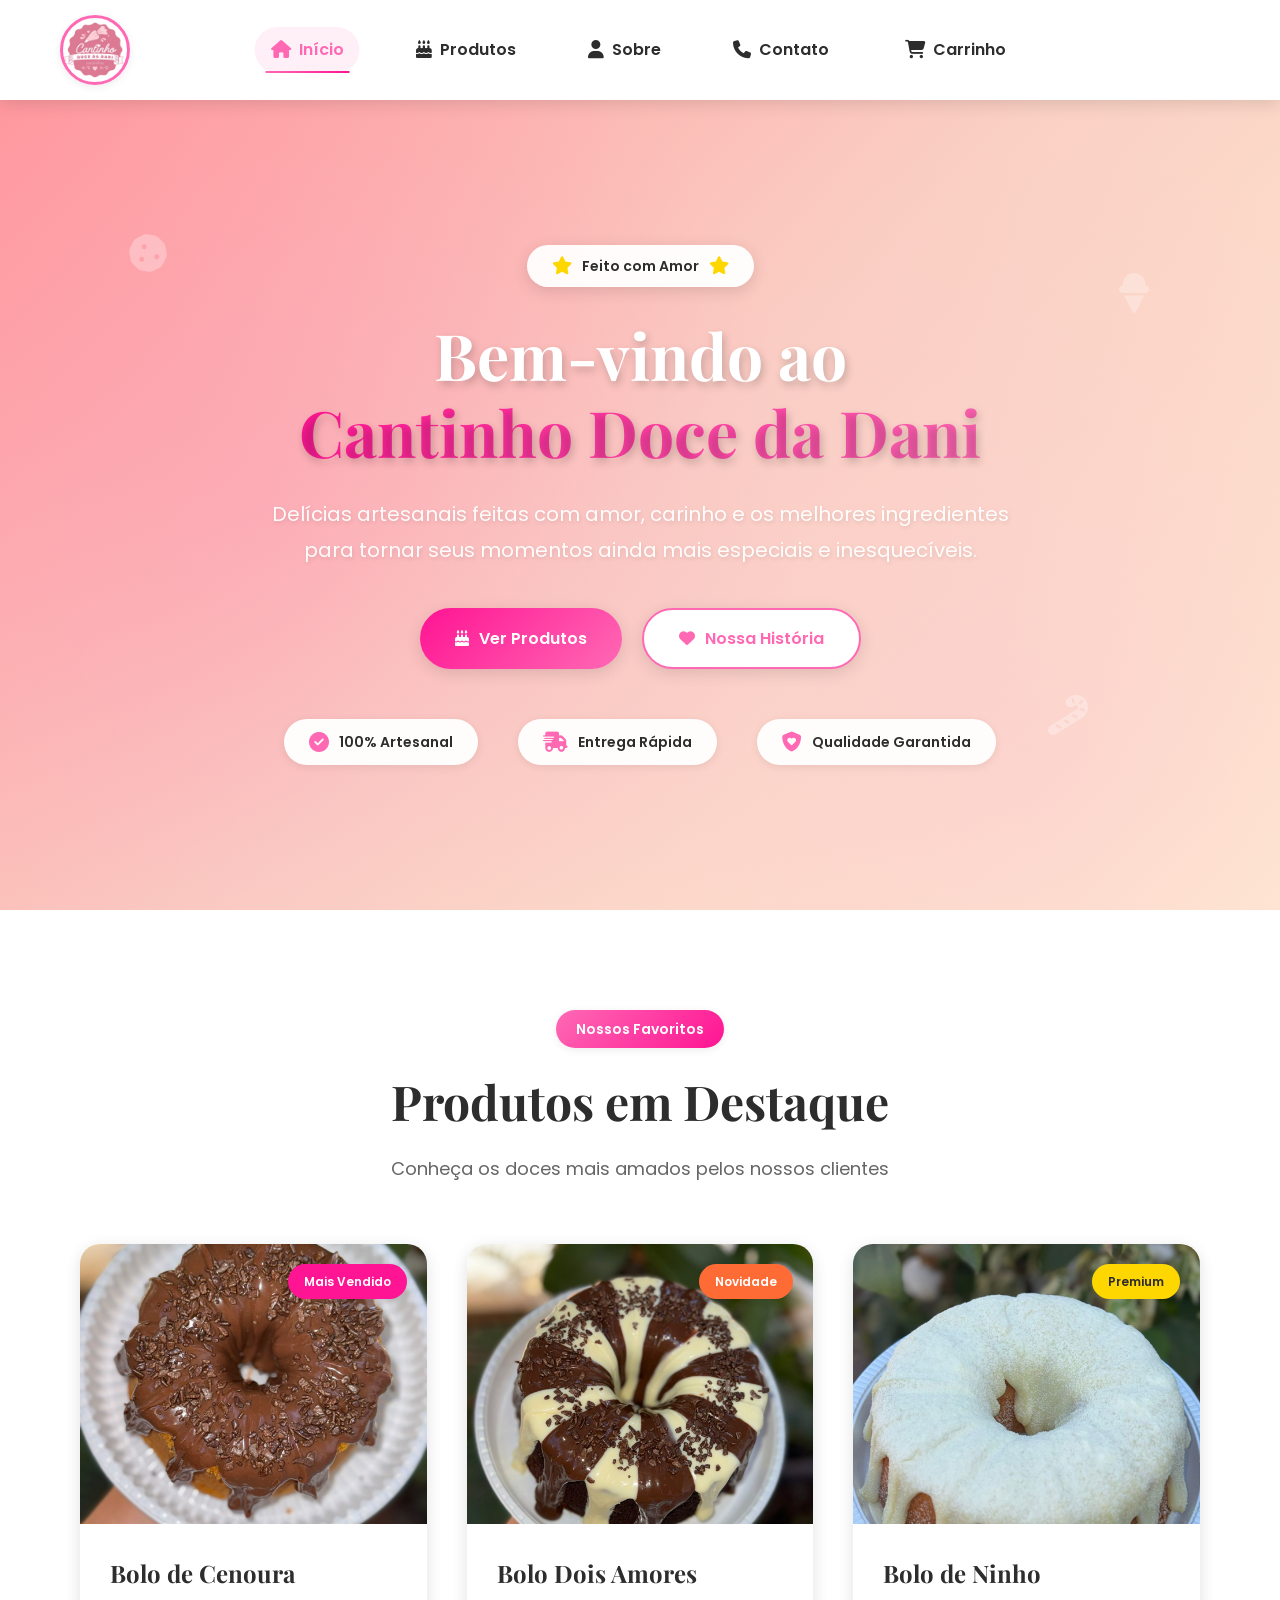
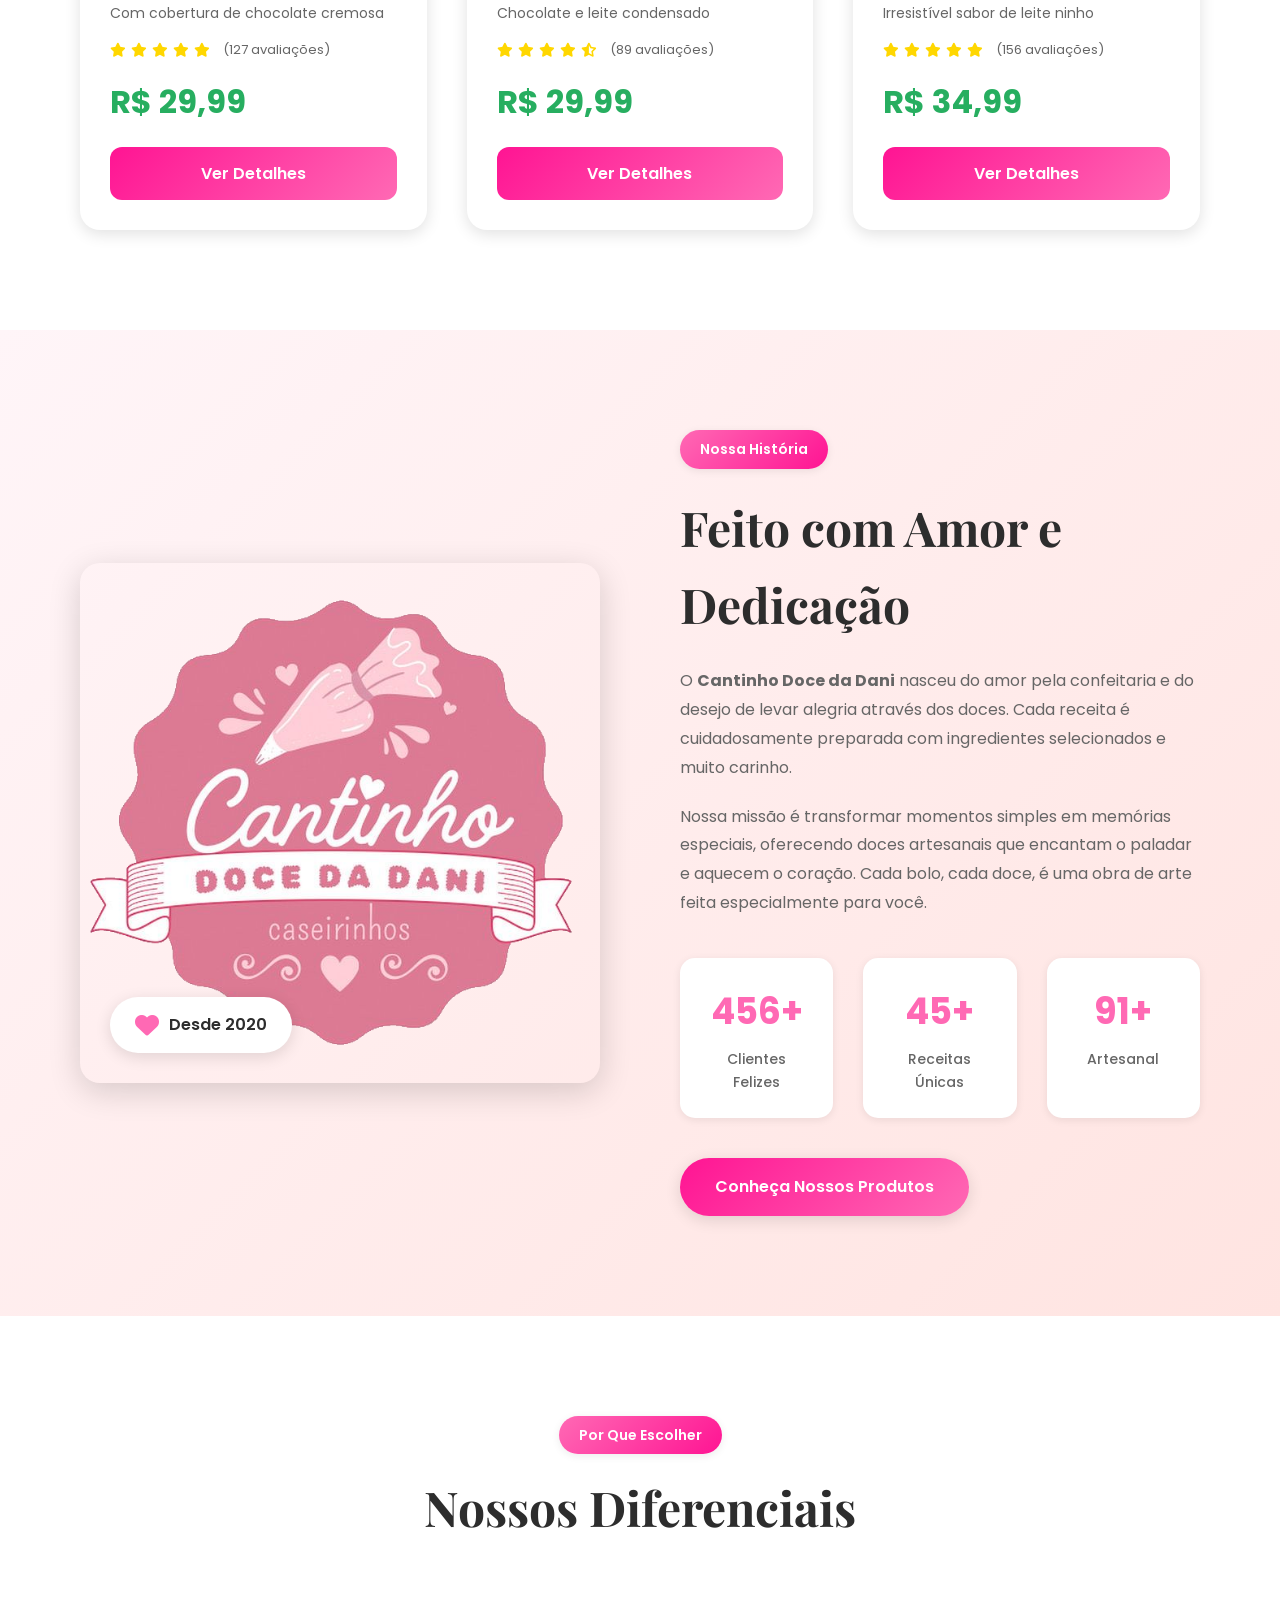
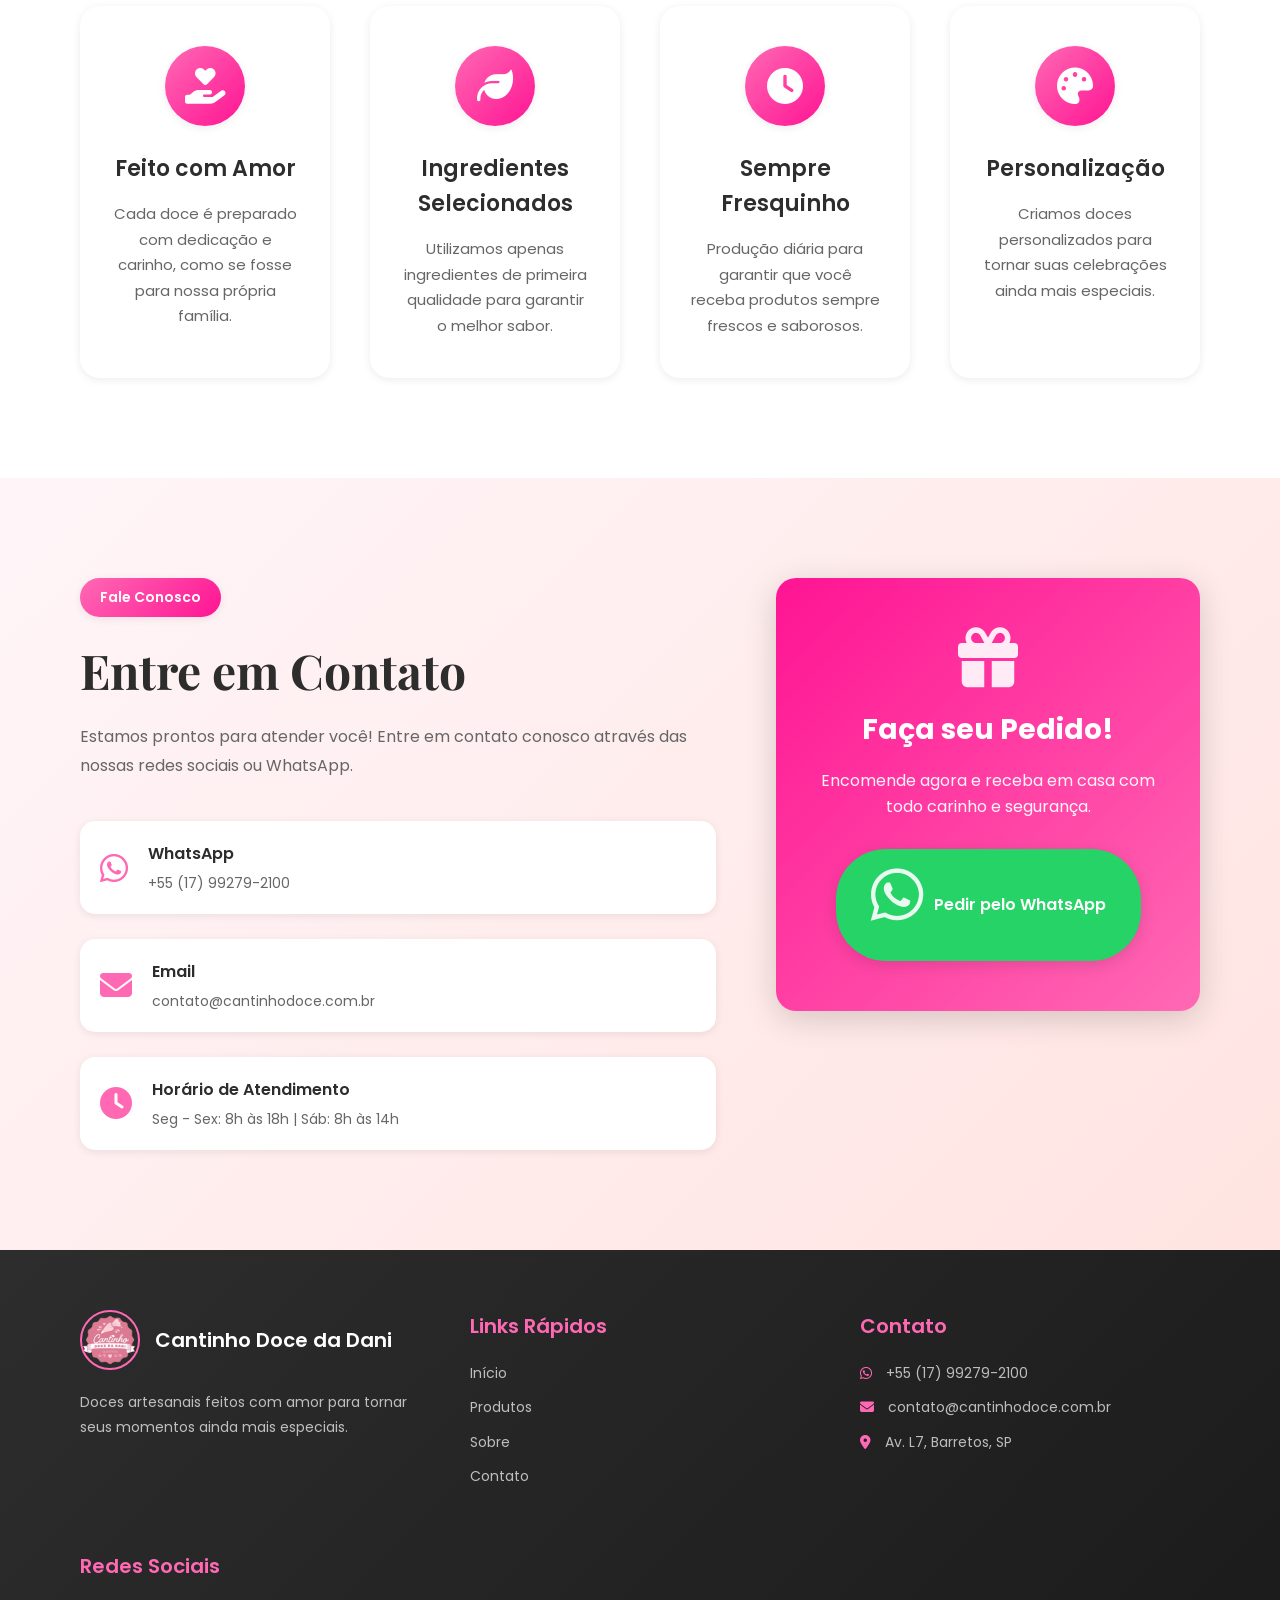
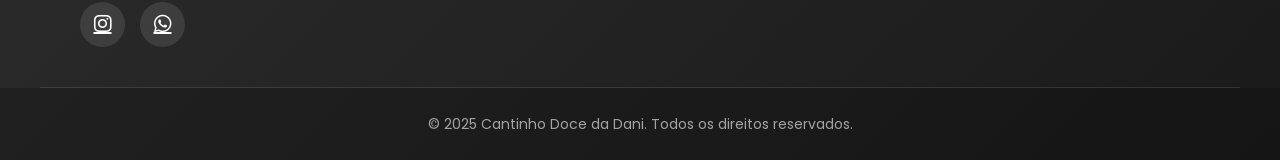
<file: index.html>
<!DOCTYPE html>
<html lang="pt-br">
<head>
    <meta charset="UTF-8">
    <meta name="viewport" content="width=device-width, initial-scale=1.0">
    <link rel="stylesheet" type="text/css" href="css/style.css">
    <link rel="shortcut icon" href="img/logo.ico" type="image/x-icon">
    <script src="js/script.js"></script>
    <link rel="stylesheet" href="https://cdnjs.cloudflare.com/ajax/libs/font-awesome/6.4.0/css/all.min.css">
    <link rel="preconnect" href="https://fonts.googleapis.com">
    <link rel="preconnect" href="https://fonts.gstatic.com" crossorigin>
    <link href="https://fonts.googleapis.com/css2?family=Playfair+Display:wght@400;600;700&family=Poppins:wght@300;400;500;600;700&display=swap" rel="stylesheet">
    <title>Cantinho Doce da Dani - Doces Artesanais</title>
</head>
<body>
    <!-- MENU -->
    <header class="navbar">
        <!-- LOGO -->
        <div class="logo">
            <img src="img/logo.png" alt="Logo Cantinho Doce da Dani">
        </div>
        <ul class="menu">
            <li><a href="index.html" class="active"><i class="fa-solid fa-house"></i> <span class="menu-text">Início</span></a></li>
            <li><a href="produtos.html"><i class="fa-solid fa-birthday-cake"></i> <span class="menu-text">Produtos</span></a></li>
            <li><a href="sobre.html"><i class="fa-solid fa-user"></i> <span class="menu-text">Sobre</span></a></li>
            <li><a href="contato.html"><i class="fa-solid fa-phone"></i> <span class="menu-text">Contato</span></a></li>
            <!-- CARRINHO -->
            <li><a id="carrinho" href="carrinho.html"><i class="fa-solid fa-cart-shopping"></i> <span class="menu-text">Carrinho</span> <span class="cart-badge">0</span></a></li>
        </ul>
    </header>
    <!-- FIM MENU -->

    <main>
        <!-- HERO SECTION -->
        <section class="hero" id="inicio">
            <div class="hero-overlay"></div>
            <div class="hero-content">
                <div class="hero-badge">
                    <i class="fa-solid fa-star"></i>
                    <span>Feito com Amor</span>
                    <i class="fa-solid fa-star"></i>
                </div>
                <h1 class="hero-title">Bem-vindo ao<br><span class="highlight">Cantinho Doce da Dani</span></h1>
                <p class="hero-subtitle">Delícias artesanais feitas com amor, carinho e os melhores ingredientes<br>para tornar seus momentos ainda mais especiais e inesquecíveis.</p>
                <div class="hero-buttons">
                    <a href="produtos.html" class="btn btn-primary">
                        <i class="fa-solid fa-birthday-cake"></i> Ver Produtos
                    </a>
                    <a href="sobre.html" class="btn btn-secondary">
                        <i class="fa-solid fa-heart"></i> Nossa História
                    </a>
                </div>
                <div class="hero-features">
                    <div class="feature-item">
                        <i class="fa-solid fa-check-circle"></i>
                        <span>100% Artesanal</span>
                    </div>
                    <div class="feature-item">
                        <i class="fa-solid fa-truck-fast"></i>
                        <span>Entrega Rápida</span>
                    </div>
                    <div class="feature-item">
                        <i class="fa-solid fa-shield-heart"></i>
                        <span>Qualidade Garantida</span>
                    </div>
                </div>
            </div>
            <div class="hero-decoration">
                <div class="floating-icon icon-1"><i class="fa-solid fa-cookie"></i></div>
                <div class="floating-icon icon-2"><i class="fa-solid fa-cupcake"></i></div>
                <div class="floating-icon icon-3"><i class="fa-solid fa-ice-cream"></i></div>
                <div class="floating-icon icon-4"><i class="fa-solid fa-candy-cane"></i></div>
            </div>
        </section>

        <!-- DESTAQUES -->
        <section class="destaques">
            <div class="container">
                <div class="section-header">
                    <span class="section-badge">Nossos Favoritos</span>
                    <h2 class="section-title">Produtos em Destaque</h2>
                    <p class="section-subtitle">Conheça os doces mais amados pelos nossos clientes</p>
                </div>
                <div class="destaques-grid">
                    <div class="destaque-card">
                        <div class="destaque-badge">Mais Vendido</div>
                        <div class="destaque-image">
                            <img src="img/BoloCenoura.jpg" alt="Bolo de Cenoura">
                        </div>
                        <div class="destaque-content">
                            <h3>Bolo de Cenoura</h3>
                            <p>Com cobertura de chocolate cremosa</p>
                            <div class="destaque-rating">
                                <i class="fa-solid fa-star"></i>
                                <i class="fa-solid fa-star"></i>
                                <i class="fa-solid fa-star"></i>
                                <i class="fa-solid fa-star"></i>
                                <i class="fa-solid fa-star"></i>
                                <span>(127 avaliações)</span>
                            </div>
                            <div class="destaque-price">R$ 29,99</div>
                            <a href="produtos.html" class="destaque-btn">Ver Detalhes</a>
                        </div>
                    </div>
                    <div class="destaque-card">
                        <div class="destaque-badge special">Novidade</div>
                        <div class="destaque-image">
                            <img src="img/B2A.jpg" alt="Bolo Dois Amores">
                        </div>
                        <div class="destaque-content">
                            <h3>Bolo Dois Amores</h3>
                            <p>Chocolate e leite condensado</p>
                            <div class="destaque-rating">
                                <i class="fa-solid fa-star"></i>
                                <i class="fa-solid fa-star"></i>
                                <i class="fa-solid fa-star"></i>
                                <i class="fa-solid fa-star"></i>
                                <i class="fa-solid fa-star-half-stroke"></i>
                                <span>(89 avaliações)</span>
                            </div>
                            <div class="destaque-price">R$ 29,99</div>
                            <a href="produtos.html" class="destaque-btn">Ver Detalhes</a>
                        </div>
                    </div>
                    <div class="destaque-card">
                        <div class="destaque-badge premium">Premium</div>
                        <div class="destaque-image">
                            <img src="img/BoloNinho.jpg" alt="Bolo de Ninho">
                        </div>
                        <div class="destaque-content">
                            <h3>Bolo de Ninho</h3>
                            <p>Irresistível sabor de leite ninho</p>
                            <div class="destaque-rating">
                                <i class="fa-solid fa-star"></i>
                                <i class="fa-solid fa-star"></i>
                                <i class="fa-solid fa-star"></i>
                                <i class="fa-solid fa-star"></i>
                                <i class="fa-solid fa-star"></i>
                                <span>(156 avaliações)</span>
                            </div>
                            <div class="destaque-price">R$ 34,99</div>
                            <a href="produtos.html" class="destaque-btn">Ver Detalhes</a>
                        </div>
                    </div>
                </div>
            </div>
        </section>

        <!-- SOBRE -->
        <section class="about" id="about">
            <div class="container">
                <div class="about-grid">
                    <div class="about-image">
                        <div class="about-image-wrapper">
                            <img src="img/logo.png" alt="Cantinho Doce da Dani">
                            <div class="about-badge">
                                <i class="fa-solid fa-heart"></i>
                                <span>Desde 2020</span>
                            </div>
                        </div>
                    </div>
                    <div class="about-content">
                        <span class="section-badge">Nossa História</span>
                        <h2 class="section-title">Feito com Amor e Dedicação</h2>
                        <p class="about-text">
                            O <strong>Cantinho Doce da Dani</strong> nasceu do amor pela confeitaria e do desejo de levar alegria através dos doces. Cada receita é cuidadosamente preparada com ingredientes selecionados e muito carinho.
                        </p>
                        <p class="about-text">
                            Nossa missão é transformar momentos simples em memórias especiais, oferecendo doces artesanais que encantam o paladar e aquecem o coração. Cada bolo, cada doce, é uma obra de arte feita especialmente para você.
                        </p>
                        <div class="about-stats">
                            <div class="stat-item">
                                <div class="stat-number">500+</div>
                                <div class="stat-label">Clientes Felizes</div>
                            </div>
                            <div class="stat-item">
                                <div class="stat-number">50+</div>
                                <div class="stat-label">Receitas Únicas</div>
                            </div>
                            <div class="stat-item">
                                <div class="stat-number">100%</div>
                                <div class="stat-label">Artesanal</div>
                            </div>
                        </div>
                        <a href="produtos.html" class="btn btn-primary">Conheça Nossos Produtos</a>
                    </div>
                </div>
            </div>
        </section>

        <!-- DIFERENCIAIS -->
        <section class="diferenciais">
            <div class="container">
                <div class="section-header">
                    <span class="section-badge">Por Que Escolher</span>
                    <h2 class="section-title">Nossos Diferenciais</h2>
                </div>
                <div class="diferenciais-grid">
                    <div class="diferencial-card">
                        <div class="diferencial-icon">
                            <i class="fa-solid fa-hand-holding-heart"></i>
                        </div>
                        <h3>Feito com Amor</h3>
                        <p>Cada doce é preparado com dedicação e carinho, como se fosse para nossa própria família.</p>
                    </div>
                    <div class="diferencial-card">
                        <div class="diferencial-icon">
                            <i class="fa-solid fa-leaf"></i>
                        </div>
                        <h3>Ingredientes Selecionados</h3>
                        <p>Utilizamos apenas ingredientes de primeira qualidade para garantir o melhor sabor.</p>
                    </div>
                    <div class="diferencial-card">
                        <div class="diferencial-icon">
                            <i class="fa-solid fa-clock"></i>
                        </div>
                        <h3>Sempre Fresquinho</h3>
                        <p>Produção diária para garantir que você receba produtos sempre frescos e saborosos.</p>
                    </div>
                    <div class="diferencial-card">
                        <div class="diferencial-icon">
                            <i class="fa-solid fa-palette"></i>
                        </div>
                        <h3>Personalização</h3>
                        <p>Criamos doces personalizados para tornar suas celebrações ainda mais especiais.</p>
                    </div>
                </div>
            </div>
        </section>

        <!-- CONTATO -->
        <section class="contato" id="contato">
            <div class="container">
                <div class="contato-grid">
                    <div class="contato-info">
                        <span class="section-badge">Fale Conosco</span>
                        <h2 class="section-title">Entre em Contato</h2>
                        <p class="contato-text">Estamos prontos para atender você! Entre em contato conosco através das nossas redes sociais ou WhatsApp.</p>
                        <div class="contato-items">
                            <div class="contato-item">
                                <i class="fa-brands fa-whatsapp"></i>
                                <div>
                                    <h4>WhatsApp</h4>
                                    <p>+55 (17) 99279-2100</p>
                                </div>
                            </div>
                            <div class="contato-item">
                                <i class="fa-solid fa-envelope"></i>
                                <div>
                                    <h4>Email</h4>
                                    <p>contato@cantinhodoce.com.br</p>
                                </div>
                            </div>
                            <div class="contato-item">
                                <i class="fa-solid fa-clock"></i>
                                <div>
                                    <h4>Horário de Atendimento</h4>
                                    <p>Seg - Sex: 8h às 18h | Sáb: 8h às 14h</p>
                                </div>
                            </div>
                        </div>
                    </div>
                    <div class="contato-cta">
                        <div class="cta-card">
                            <i class="fa-solid fa-gift"></i>
                            <h3>Faça seu Pedido!</h3>
                            <p>Encomende agora e receba em casa com todo carinho e segurança.</p>
                            <a href="https://wa.me/5517992792100" class="btn btn-whatsapp" target="_blank">
                                <i class="fa-brands fa-whatsapp"></i> Pedir pelo WhatsApp
                            </a>
                        </div>
                    </div>
                </div>
            </div>
        </section>
    </main>

 <!-- RODAPÉ -->
    <footer>
        <div class="footer-content">
            <div class="footer-section">
                <div class="footer-logo">
                    <img src="img/logo.png" alt="Logo Cantinho Doce da Dani">
                    <h3>Cantinho Doce da Dani</h3>
                </div>
                <p>Doces artesanais feitos com amor para tornar seus momentos ainda mais especiais.</p>
            </div>
            <div class="footer-section">
                <h4>Links Rápidos</h4>
                <ul>
                    <li><a href="index.html">Início</a></li>
                    <li><a href="produtos.html">Produtos</a></li>
                    <li><a href="sobre.html">Sobre</a></li>
                    <li><a href="contato.html">Contato</a></li>
                </ul>
            </div>
            <div class="footer-section">
                <h4>Contato</h4>
                <ul>
                    <li><i class="fa-brands fa-whatsapp"></i> +55 (17) 99279-2100</li>
                    <li><i class="fa-solid fa-envelope"></i> contato@cantinhodoce.com.br</li>
                    <li><i class="fa-solid fa-location-dot"></i> Av. L7, Barretos, SP</li>
                </ul>
            </div>
            <div class="footer-section">
                <h4>Redes Sociais</h4>
                <div class="social-links">
                    
                    <a href="https://www.instagram.com/cantinhodocedani?igsh=MTdxeXJ0Mm8zeTA3cw==" target="_blank" class="social-link" title="Instagram"><i class="fa-brands fa-instagram"></i></a>
                    
                    <a href="https://wa.me/5517992792100" target="_blank" class="social-link" title="WhatsApp"><i class="fa-brands fa-whatsapp"></i></a>
                </div>
            </div>
        </div>
        <div class="footer-bottom">
            <p>&copy; 2025 Cantinho Doce da Dani. Todos os direitos reservados.</p>
        </div>
    </footer>
    <!-- FIM RODAPÉ -->
</body>
</html>
</file>
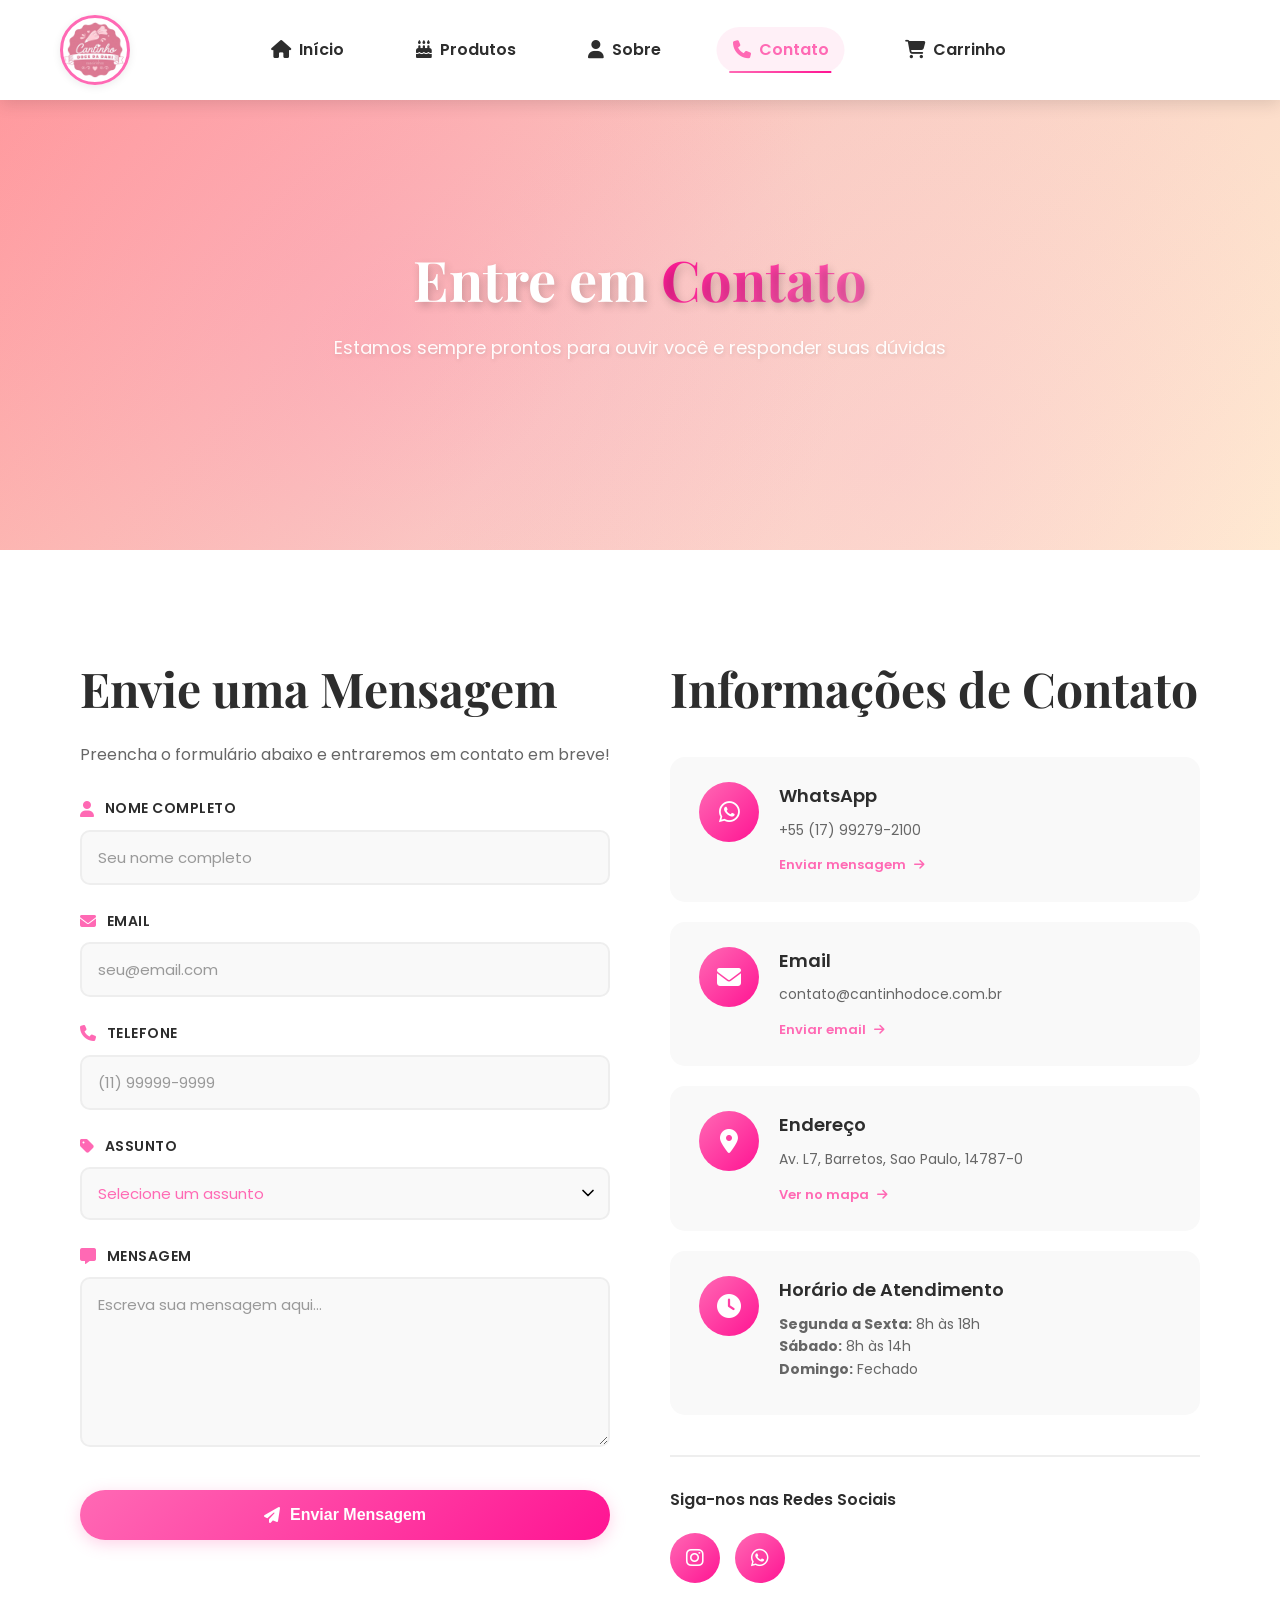
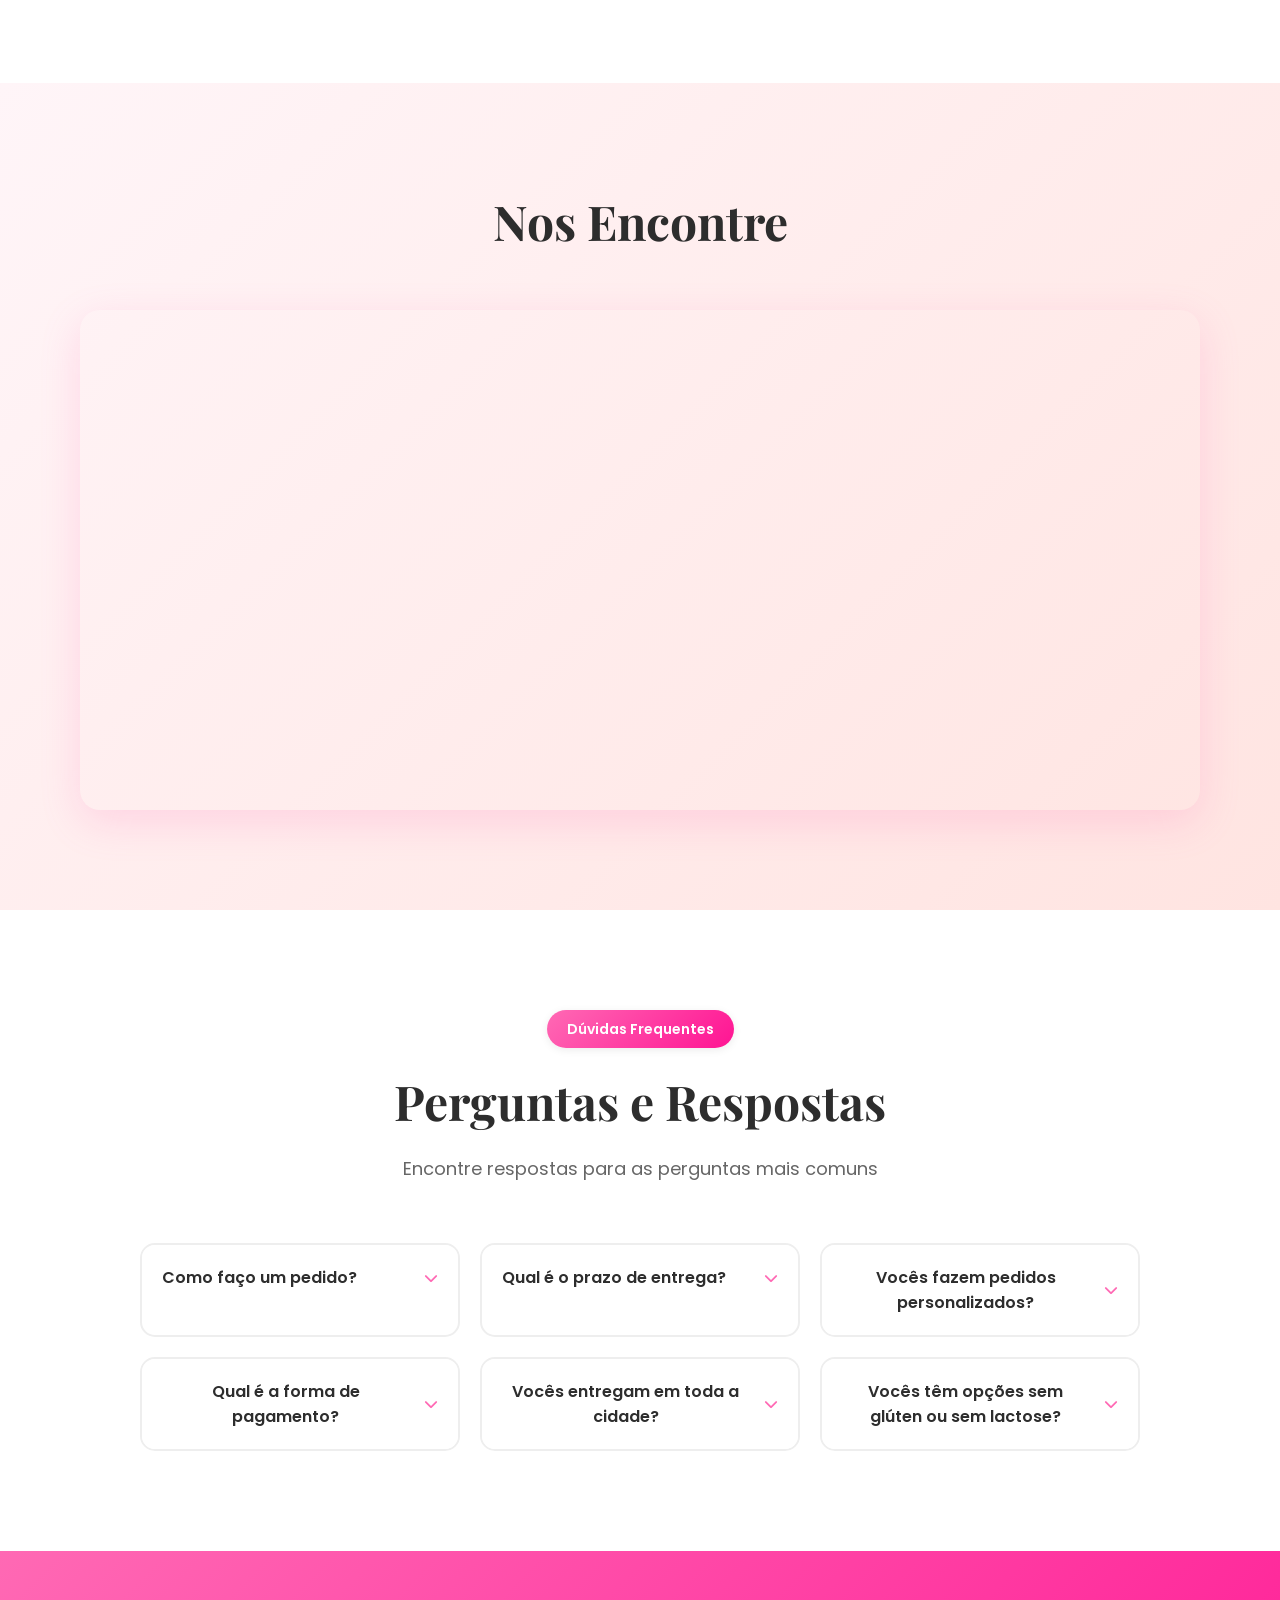
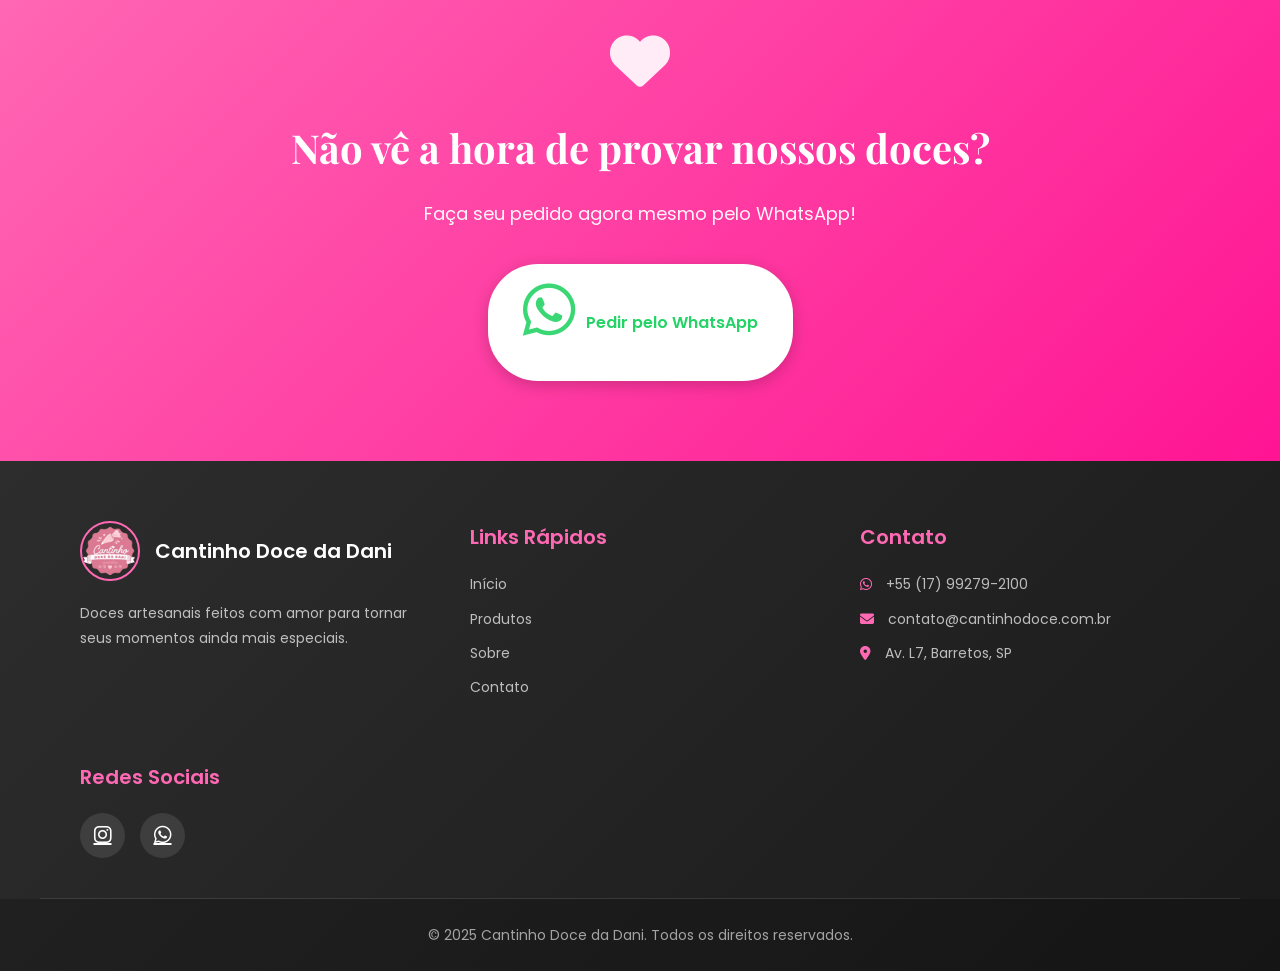
<file: contato.html>
<!DOCTYPE html>
<html lang="pt-br">
<head>
    <meta charset="UTF-8">
    <meta name="viewport" content="width=device-width, initial-scale=1.0">
    <link rel="stylesheet" type="text/css" href="css/style.css">
    <link rel="stylesheet" type="text/css" href="css/contato.css">
    <link rel="shortcut icon" href="img/logo.ico" type="image/x-icon">
    <script src="js/script.js" defer></script>
    <link rel="stylesheet" href="https://cdnjs.cloudflare.com/ajax/libs/font-awesome/6.4.0/css/all.min.css">
    <link rel="preconnect" href="https://fonts.googleapis.com">
    <link rel="preconnect" href="https://fonts.gstatic.com" crossorigin>
    <link href="https://fonts.googleapis.com/css2?family=Playfair+Display:wght@400;600;700&family=Poppins:wght@300;400;500;600;700&display=swap" rel="stylesheet">
    <title>Contato - Cantinho Doce da Dani</title>
</head>
<body>
    <!-- MENU -->
    <header class="navbar">
        <!-- LOGO -->
        <div class="logo">
            <img src="img/logo.png" alt="Logo Cantinho Doce da Dani">
        </div>
        <ul class="menu">
            <li><a href="index.html"><i class="fa-solid fa-house"></i> <span class="menu-text">Início</span></a></li>
            <li><a href="produtos.html"><i class="fa-solid fa-birthday-cake"></i> <span class="menu-text">Produtos</span></a></li>
            <li><a href="sobre.html"><i class="fa-solid fa-user"></i> <span class="menu-text">Sobre</span></a></li>
            <li><a href="contato.html" class="active"><i class="fa-solid fa-phone"></i> <span class="menu-text">Contato</span></a></li>
            <!-- CARRINHO -->
            <li><a id="carrinho" href="carrinho.html"><i class="fa-solid fa-cart-shopping"></i> <span class="menu-text">Carrinho</span> <span class="cart-badge">0</span></a></li>
        </ul>
    </header>
    <!-- FIM MENU -->

    <main>
        <!-- HERO CONTATO -->
        <section class="contato-hero">
            <div class="hero-overlay"></div>
            <div class="hero-content">
                <h1 class="hero-title">Entre em <span class="highlight">Contato</span></h1>
                <p class="hero-subtitle">Estamos sempre prontos para ouvir você e responder suas dúvidas</p>
            </div>
        </section>

        <!-- CONTATO PRINCIPAL -->
        <section class="contato-principal">
            <div class="container">
                <div class="contato-grid">
                    <!-- FORMULÁRIO -->
                    <div class="contato-form-section">
                        <h2 class="section-title">Envie uma Mensagem</h2>
                        <p class="form-subtitle">Preencha o formulário abaixo e entraremos em contato em breve!</p>
                        
                        <form id="contactForm" class="contact-form">
                            <div class="form-group">
                                <label for="nome">
                                    <i class="fa-solid fa-user"></i> Nome Completo
                                </label>
                                <input type="text" id="nome" name="nome" required placeholder="Seu nome completo">
                                <span class="error-message"></span>
                            </div>

                            <div class="form-group">
                                <label for="email">
                                    <i class="fa-solid fa-envelope"></i> Email
                                </label>
                                <input type="email" id="email" name="email" required placeholder="seu@email.com">
                                <span class="error-message"></span>
                            </div>

                            <div class="form-group">
                                <label for="telefone">
                                    <i class="fa-solid fa-phone"></i> Telefone
                                </label>
                                <input type="tel" id="telefone" name="telefone" placeholder="(11) 99999-9999">
                                <span class="error-message"></span>
                            </div>

                            <div class="form-group">
                                <label for="assunto">
                                    <i class="fa-solid fa-tag"></i> Assunto
                                </label>
                                <select id="assunto" name="assunto" required>
                                    <option value="">Selecione um assunto</option>

                                    <option value="duvida">Dúvida sobre Produtos</option>
                                    <option value="personalizacao">Pedido Personalizado</option>
                                    <option value="evento">Evento Especial</option>
                                    <option value="outro">Outro</option>
                                </select>
                                <span class="error-message"></span>
                            </div>

                            <div class="form-group">
                                <label for="mensagem">
                                    <i class="fa-solid fa-message"></i> Mensagem
                                </label>
                                <textarea id="mensagem" name="mensagem" rows="6" required placeholder="Escreva sua mensagem aqui..."></textarea>
                                <span class="error-message"></span>
                            </div>

                            <button type="submit" class="btn btn-submit">
                                <i class="fa-solid fa-paper-plane"></i> Enviar Mensagem
                            </button>
                        </form>

                        <div id="formMessage" class="form-message" style="display: none;"></div>
                    </div>

                    <!-- INFORMAÇÕES DE CONTATO -->
                    <div class="contato-info-section">
                        <h2 class="section-title">Informações de Contato</h2>
                        
                        <div class="info-card">
                            <div class="info-icon">
                                <i class="fa-brands fa-whatsapp"></i>
                            </div>
                            <div class="info-content">
                                <h3>WhatsApp</h3>
                                <p class="info-text">+55 (17) 99279-2100</p>
                                <a href="https://wa.me/5517992792100" target="_blank" class="info-link">
                                    Enviar mensagem <i class="fa-solid fa-arrow-right"></i>
                                </a>
                            </div>
                        </div>

                        <div class="info-card">
                            <div class="info-icon">
                                <i class="fa-solid fa-envelope"></i>
                            </div>
                            <div class="info-content">
                                <h3>Email</h3>
                                <p class="info-text">contato@cantinhodoce.com.br</p>
                                <a href="mailto:contato@cantinhodoce.com.br" class="info-link">
                                    Enviar email <i class="fa-solid fa-arrow-right"></i>
                                </a>
                            </div>
                        </div>

                        <div class="info-card">
                            <div class="info-icon">
                                <i class="fa-solid fa-location-dot"></i>
                            </div>
                            <div class="info-content">
                                <h3>Endereço</h3>
                                <p class="info-text">Av. L7, Barretos, Sao Paulo, 14787-0</p>
                                <a href="https://www.google.com/maps/search/Av.+L7,+Barretos,+Sao+Paulo,+14787-0" target="_blank" class="info-link">
                                    Ver no mapa <i class="fa-solid fa-arrow-right"></i>
                                </a>
                            </div>
                        </div>

                        <div class="info-card">
                            <div class="info-icon">
                                <i class="fa-solid fa-clock"></i>
                            </div>
                            <div class="info-content">
                                <h3>Horário de Atendimento</h3>
                                <p class="info-text">
                                    <strong>Segunda a Sexta:</strong> 8h às 18h<br>
                                    <strong>Sábado:</strong> 8h às 14h<br>
                                    <strong>Domingo:</strong> Fechado
                                </p>
                            </div>
                        </div>

                        <div class="social-section">
                            <h3>Siga-nos nas Redes Sociais</h3>
                            <div class="social-icons">

                                <a href="https://www.instagram.com/cantinhodocedani?igsh=MTdxeXJ0Mm8zeTA3cw==" target="_blank" class="social-icon" title="Instagram">
                                    <i class="fa-brands fa-instagram"></i>
                                </a>

                                <a href="https://wa.me/5517992792100" target="_blank" class="social-icon" title="WhatsApp">
                                    <i class="fa-brands fa-whatsapp"></i>
                                </a>
                            </div>
                        </div>
                    </div>
                </div>
            </div>
        </section>

        <!-- MAPA INTERATIVO -->
        <section class="mapa-section">
            <div class="container">
                <h2 class="section-title">Nos Encontre</h2>
                <div class="mapa-container">
                    <iframe width="100%" height="500" frameborder="0" scrolling="no" marginheight="0" marginwidth="0" src="https://www.google.com/maps/embed?pb=!1m18!1m12!1m3!1d1868.0582592855123!2d-48.589495!3d-20.542412950000003!2m3!1f0!2f0!3f0!3m2!1i1024!2i768!4f13.1!3m3!1m2!1s0x94bb84e5618deac7%3A0xde4d11006afce8f3!2sAv.%20L-%20Sete%20-%20Los%20Angeles%2C%20Barretos%20-%20SP%2C%2014787-059!5e0!3m2!1spt-BR!2sbr!4v1764349200209!5m2!1spt-BR!2sbr" width="600" height="450" style="border:0;" allowfullscreen="" loading="lazy" referrerpolicy="no-referrer-when-downgrade"></iframe>
                </div>
            </div>
        </section>

        <!-- FAQ -->
        <section class="faq-section">
            <div class="container">
                <div class="section-header">
                    <span class="section-badge">Dúvidas Frequentes</span>
                    <h2 class="section-title">Perguntas e Respostas</h2>
                    <p class="section-subtitle">Encontre respostas para as perguntas mais comuns</p>
                </div>

                <div class="faq-grid">
                    <div class="faq-item">
                        <button class="faq-question">
                            <span>Como faço um pedido?</span>
                            <i class="fa-solid fa-chevron-down"></i>
                        </button>
                        <div class="faq-answer">
                            <p>Você pode fazer um pedido através do WhatsApp, enviando um email ou preenchendo o formulário de contato. Entraremos em contato para confirmar os detalhes do seu pedido.</p>
                        </div>
                    </div>

                    <div class="faq-item">
                        <button class="faq-question">
                            <span>Qual é o prazo de entrega?</span>
                            <i class="fa-solid fa-chevron-down"></i>
                        </button>
                        <div class="faq-answer">
                            <p>O prazo de entrega varia de 1 a 3 dias úteis, dependendo da quantidade e complexidade do pedido. Pedidos personalizados podem levar até 7 dias.</p>
                        </div>
                    </div>

                    <div class="faq-item">
                        <button class="faq-question">
                            <span>Vocês fazem pedidos personalizados?</span>
                            <i class="fa-solid fa-chevron-down"></i>
                        </button>
                        <div class="faq-answer">
                            <p>Sim! Fazemos pedidos personalizados para eventos especiais, aniversários, casamentos e muito mais. Entre em contato para discutir suas ideias.</p>
                        </div>
                    </div>

                    <div class="faq-item">
                        <button class="faq-question">
                            <span>Qual é a forma de pagamento?</span>
                            <i class="fa-solid fa-chevron-down"></i>
                        </button>
                        <div class="faq-answer">
                            <p>Aceitamos PIX, transferência bancária, dinheiro na entrega e cartão de crédito. Escolha a forma que melhor se adequa a você.</p>
                        </div>
                    </div>

                    <div class="faq-item">
                        <button class="faq-question">
                            <span>Vocês entregam em toda a cidade?</span>
                            <i class="fa-solid fa-chevron-down"></i>
                        </button>
                        <div class="faq-answer">
                            <p>Entregamos em São Paulo e região metropolitana. Para pedidos fora dessa área, entre em contato para verificar a possibilidade.</p>
                        </div>
                    </div>

                    <div class="faq-item">
                        <button class="faq-question">
                            <span>Vocês têm opções sem glúten ou sem lactose?</span>
                            <i class="fa-solid fa-chevron-down"></i>
                        </button>
                        <div class="faq-answer">
                            <p>Sim, podemos preparar doces sem glúten e sem lactose sob encomenda. Consulte-nos sobre as opções disponíveis.</p>
                        </div>
                    </div>
                </div>
            </div>
        </section>

        <!-- CTA FINAL -->
        <section class="cta-final-section">
            <div class="container">
                <div class="cta-content">
                    <i class="fa-solid fa-heart"></i>
                    <h2>Não vê a hora de provar nossos doces?</h2>
                    <p>Faça seu pedido agora mesmo pelo WhatsApp!</p>
                    <a href="https://wa.me/5511999999999" target="_blank" class="btn btn-whatsapp">
                        <i class="fa-brands fa-whatsapp"></i> Pedir pelo WhatsApp
                    </a>
                </div>
            </div>
        </section>
    </main>

       <!-- RODAPÉ -->
    <footer>
        <div class="footer-content">
            <div class="footer-section">
                <div class="footer-logo">
                    <img src="img/logo.png" alt="Logo Cantinho Doce da Dani">
                    <h3>Cantinho Doce da Dani</h3>
                </div>
                <p>Doces artesanais feitos com amor para tornar seus momentos ainda mais especiais.</p>
            </div>
            <div class="footer-section">
                <h4>Links Rápidos</h4>
                <ul>
                    <li><a href="index.html">Início</a></li>
                    <li><a href="produtos.html">Produtos</a></li>
                    <li><a href="sobre.html">Sobre</a></li>
                    <li><a href="contato.html">Contato</a></li>
                </ul>
            </div>
            <div class="footer-section">
                <h4>Contato</h4>
                <ul>
                    <li><i class="fa-brands fa-whatsapp"></i> +55 (17) 99279-2100</li>
                    <li><i class="fa-solid fa-envelope"></i> contato@cantinhodoce.com.br</li>
                    <li><i class="fa-solid fa-location-dot"></i> Av. L7, Barretos, SP</li>
                </ul>
            </div>
            <div class="footer-section">
                <h4>Redes Sociais</h4>
                <div class="social-links">
                    
                    <a href="https://www.instagram.com/cantinhodocedani?igsh=MTdxeXJ0Mm8zeTA3cw==" target="_blank" class="social-link" title="Instagram"><i class="fa-brands fa-instagram"></i></a>
                    
                    <a href="https://wa.me/5517992792100" target="_blank" class="social-link" title="WhatsApp"><i class="fa-brands fa-whatsapp"></i></a>
                </div>
            </div>
        </div>
        <div class="footer-bottom">
            <p>&copy; 2025 Cantinho Doce da Dani. Todos os direitos reservados.</p>
        </div>
    </footer>
    <!-- FIM RODAPÉ -->
</body>
</html>
</file>
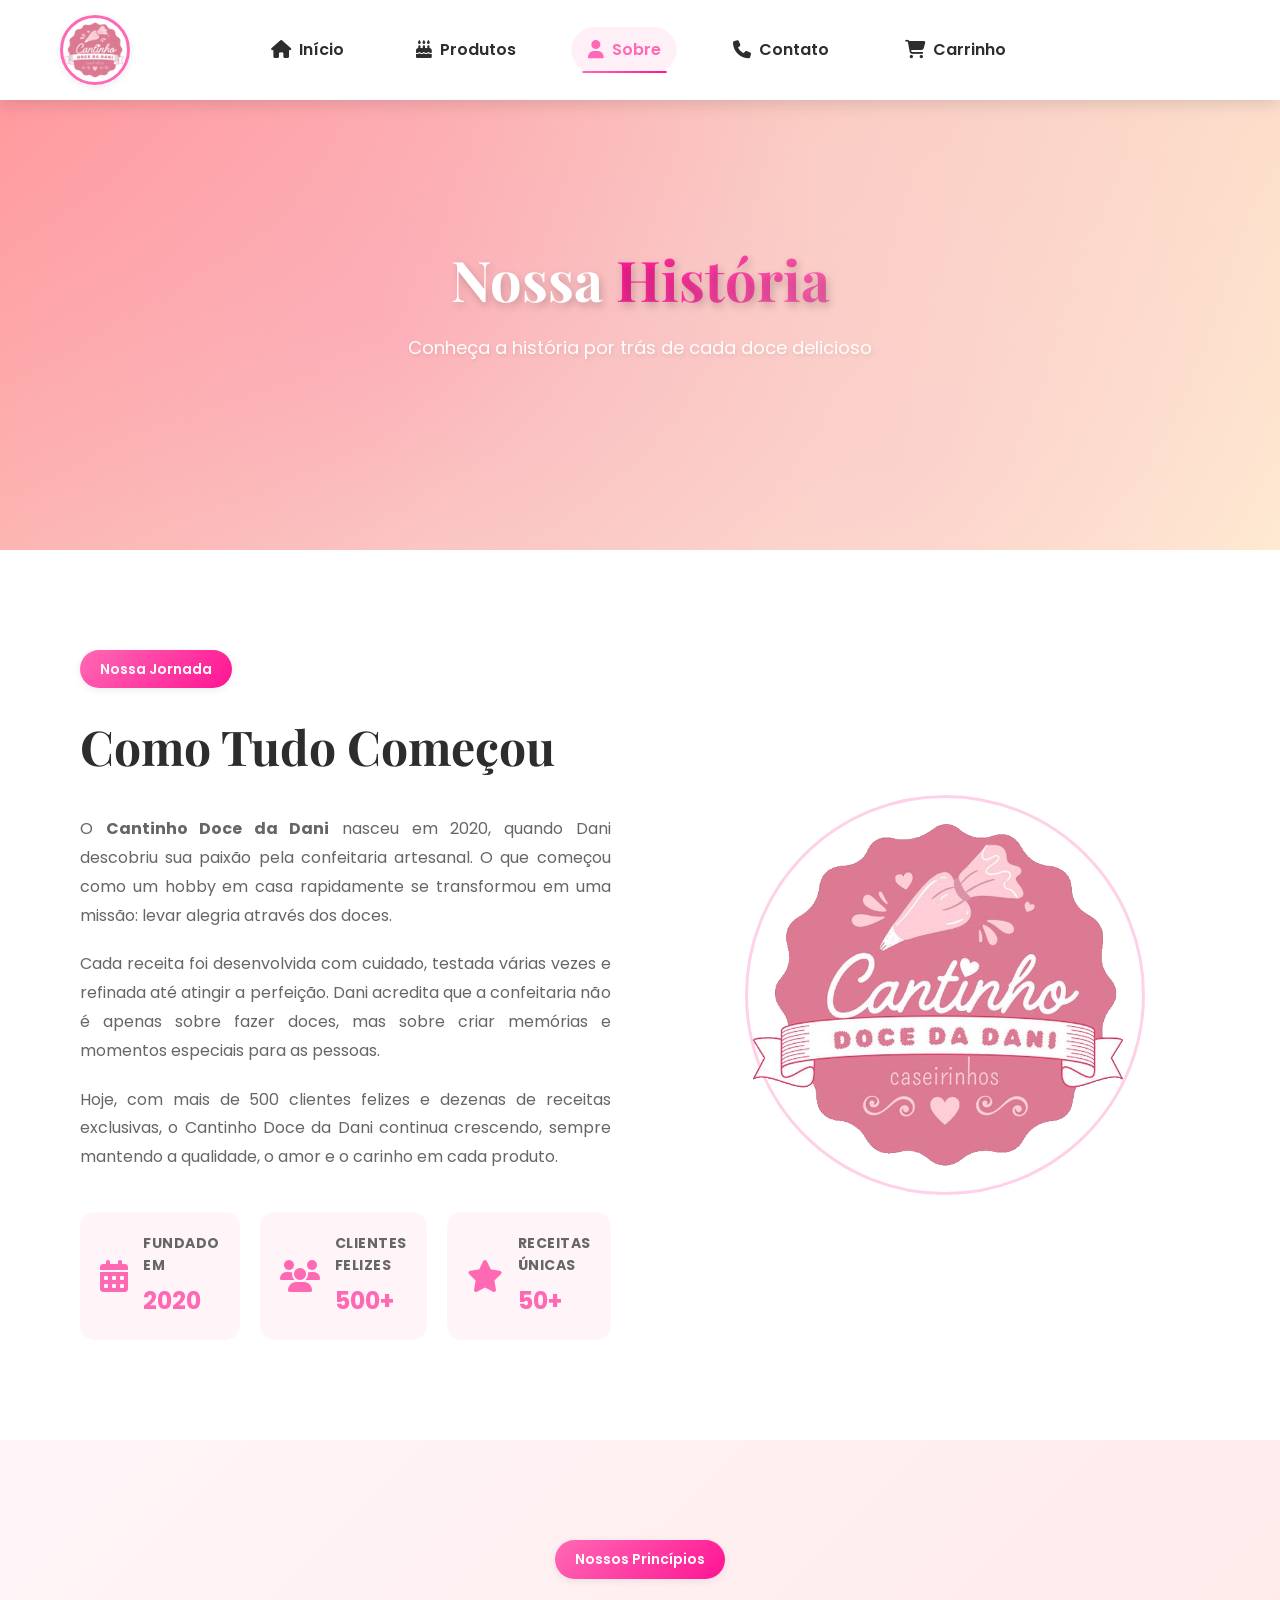
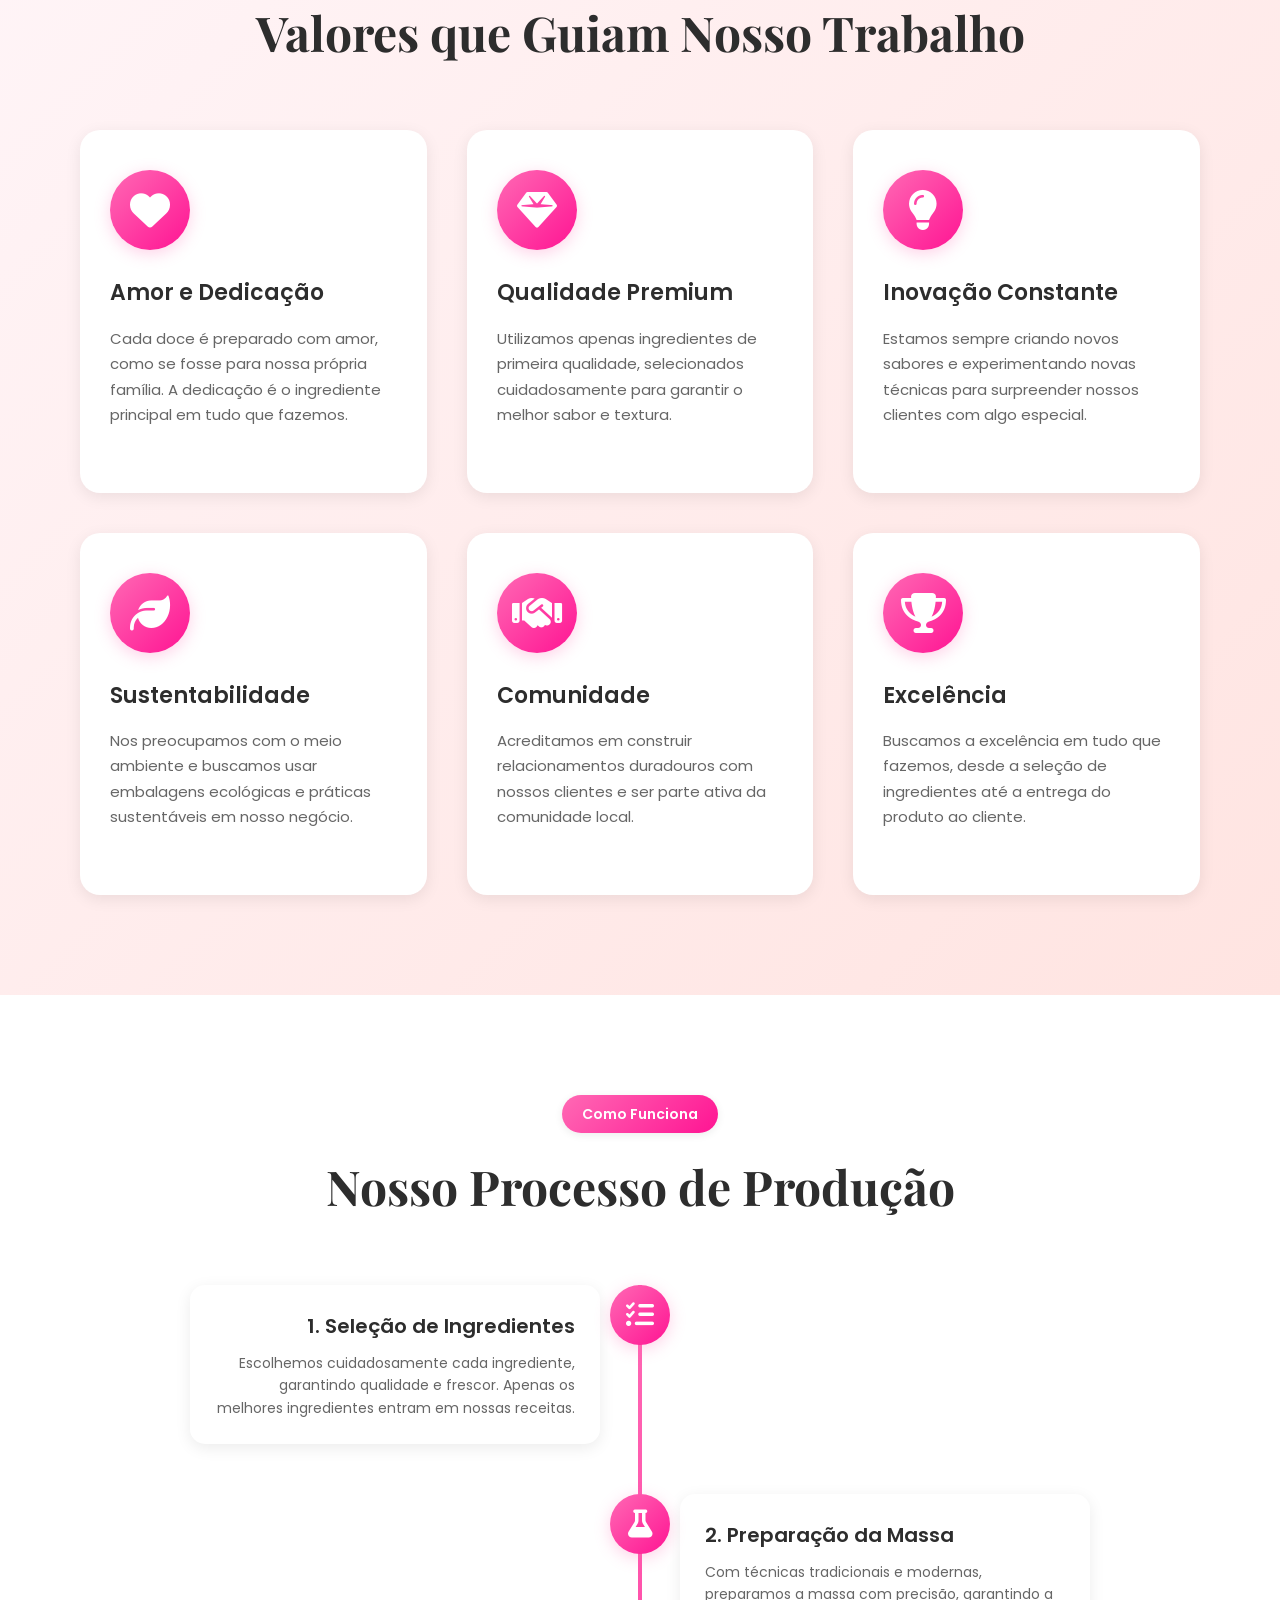
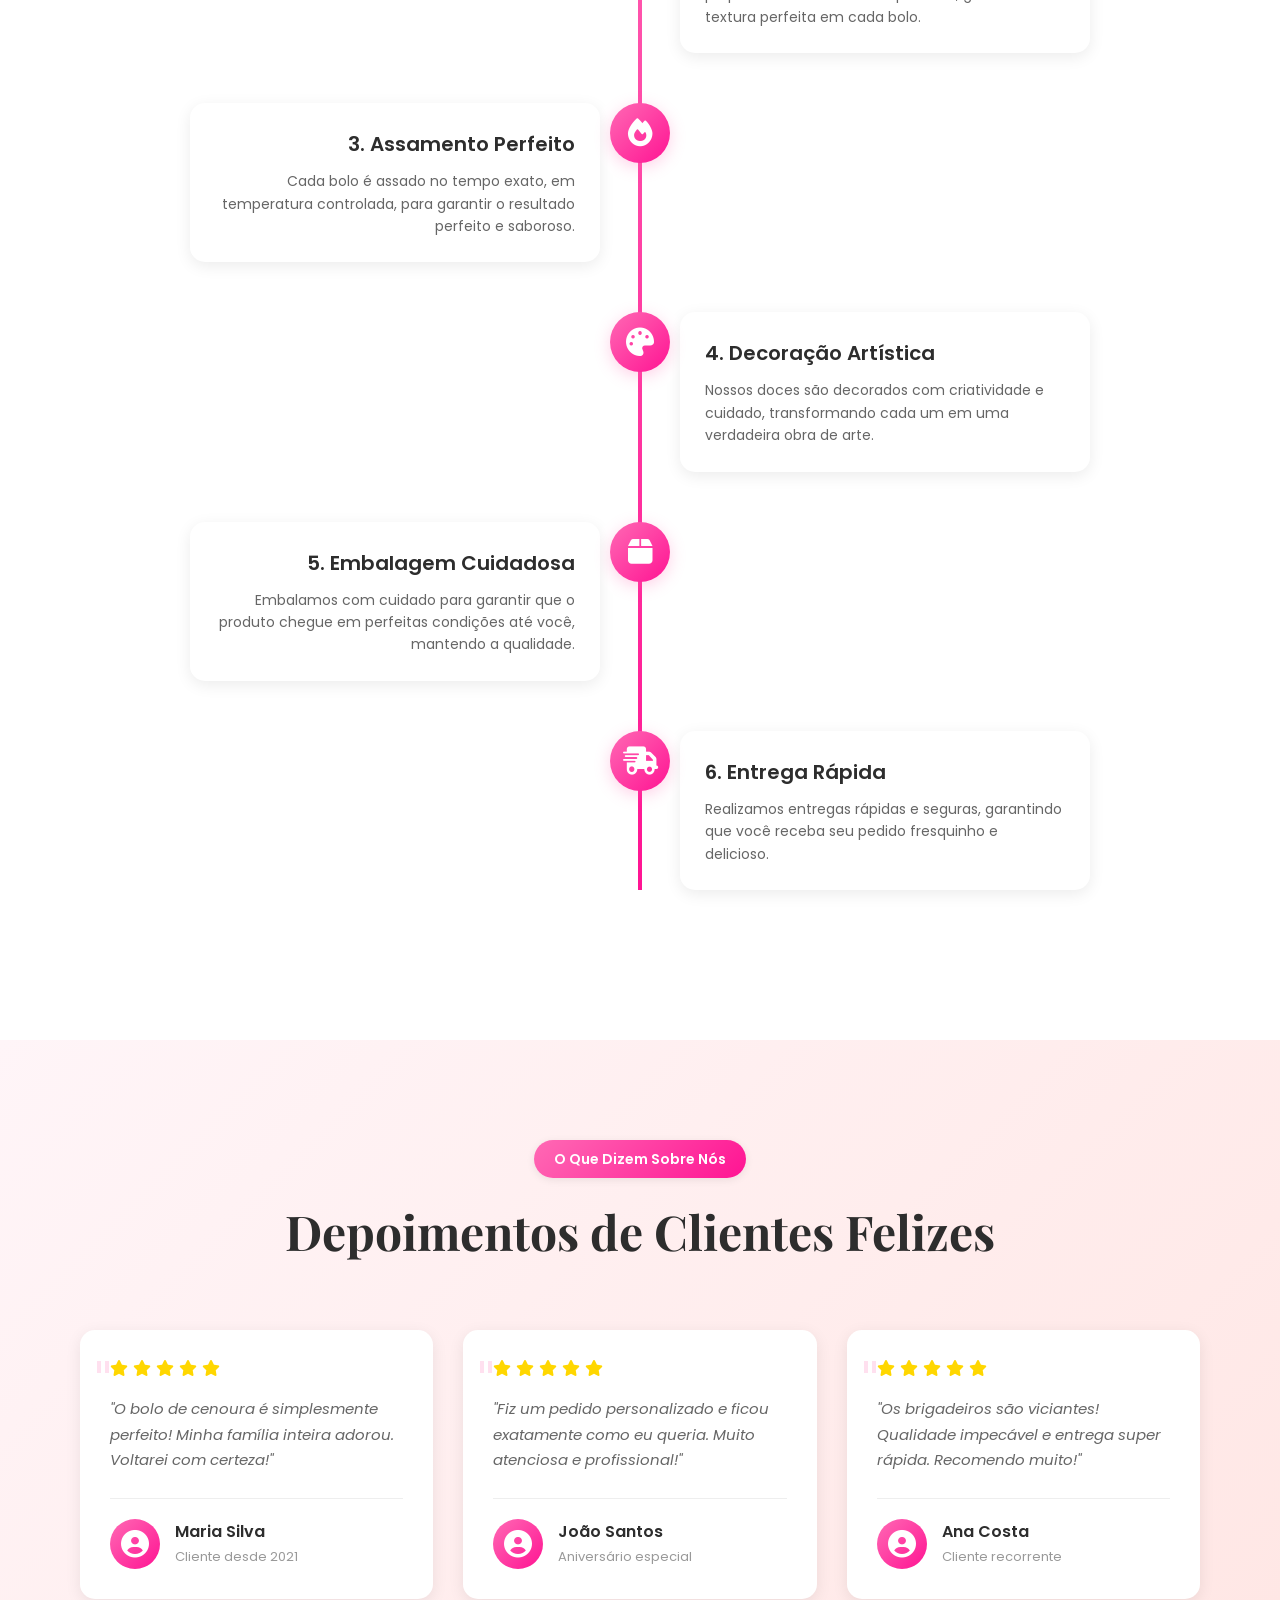
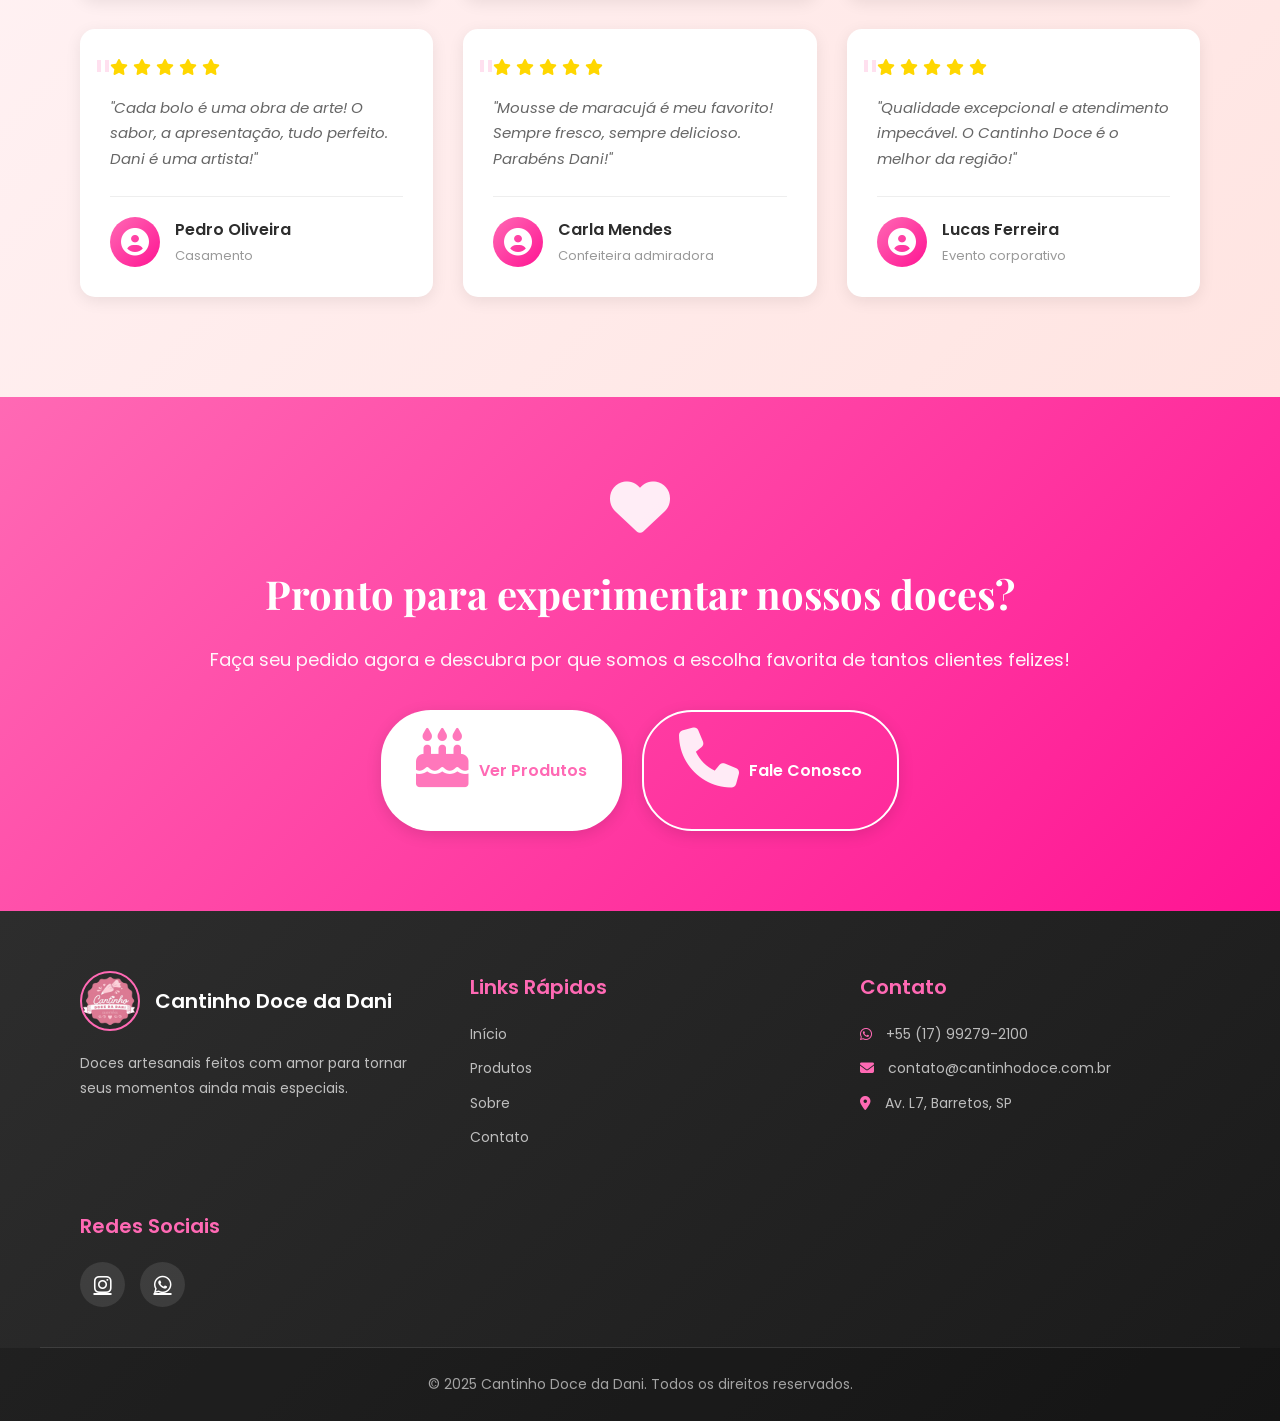
<file: sobre.html>
<!DOCTYPE html>
<html lang="pt-br">
<head>
    <meta charset="UTF-8">
    <meta name="viewport" content="width=device-width, initial-scale=1.0">
    <link rel="stylesheet" type="text/css" href="css/style.css">
    <link rel="stylesheet" type="text/css" href="css/sobre.css">
    <link rel="shortcut icon" href="img/logo.ico" type="image/x-icon">
    <script src="js/script.js" defer></script>
    <link rel="stylesheet" href="https://cdnjs.cloudflare.com/ajax/libs/font-awesome/6.4.0/css/all.min.css">
    <link rel="preconnect" href="https://fonts.googleapis.com">
    <link rel="preconnect" href="https://fonts.gstatic.com" crossorigin>
    <link href="https://fonts.googleapis.com/css2?family=Playfair+Display:wght@400;600;700&family=Poppins:wght@300;400;500;600;700&display=swap" rel="stylesheet">
    <title>Sobre Nós - Cantinho Doce da Dani</title>
</head>
<body>
    <!-- MENU -->
    <header class="navbar">
        <!-- LOGO -->
        <div class="logo">
            <img src="img/logo.png" alt="Logo Cantinho Doce da Dani">
        </div>
        <ul class="menu">
            <li><a href="index.html"><i class="fa-solid fa-house"></i> <span class="menu-text">Início</span></a></li>
            <li><a href="produtos.html"><i class="fa-solid fa-birthday-cake"></i> <span class="menu-text">Produtos</span></a></li>
            <li><a href="sobre.html" class="active"><i class="fa-solid fa-user"></i> <span class="menu-text">Sobre</span></a></li>
            <li><a href="contato.html"><i class="fa-solid fa-phone"></i> <span class="menu-text">Contato</span></a></li>
            <!-- CARRINHO -->
            <li><a id="carrinho" href="carrinho.html"><i class="fa-solid fa-cart-shopping"></i> <span class="menu-text">Carrinho</span> <span class="cart-badge">0</span></a></li>
        </ul>
    </header>
    <!-- FIM MENU -->

    <main>
        <!-- HERO SOBRE -->
        <section class="sobre-hero">
            <div class="hero-overlay"></div>
            <div class="hero-content">
                <h1 class="hero-title">Nossa <span class="highlight">História</span></h1>
                <p class="hero-subtitle">Conheça a história por trás de cada doce delicioso</p>
            </div>
        </section>

        <!-- HISTÓRIA PRINCIPAL -->
        <section class="historia-section">
            <div class="container">
                <div class="historia-grid">
                    <div class="historia-content">
                        <span class="section-badge">Nossa Jornada</span>
                        <h2 class="section-title">Como Tudo Começou</h2>
                        <p class="historia-text">
                            O <strong>Cantinho Doce da Dani</strong> nasceu em 2020, quando Dani descobriu sua paixão pela confeitaria artesanal. O que começou como um hobby em casa rapidamente se transformou em uma missão: levar alegria através dos doces.
                        </p>
                        <p class="historia-text">
                            Cada receita foi desenvolvida com cuidado, testada várias vezes e refinada até atingir a perfeição. Dani acredita que a confeitaria não é apenas sobre fazer doces, mas sobre criar memórias e momentos especiais para as pessoas.
                        </p>
                        <p class="historia-text">
                            Hoje, com mais de 500 clientes felizes e dezenas de receitas exclusivas, o Cantinho Doce da Dani continua crescendo, sempre mantendo a qualidade, o amor e o carinho em cada produto.
                        </p>
                        <div class="historia-highlights">
                            <div class="highlight-item">
                                <i class="fa-solid fa-calendar-days"></i>
                                <div>
                                    <h4>Fundado em</h4>
                                    <p>2020</p>
                                </div>
                            </div>
                            <div class="highlight-item">
                                <i class="fa-solid fa-users"></i>
                                <div>
                                    <h4>Clientes Felizes</h4>
                                    <p>500+</p>
                                </div>
                            </div>
                            <div class="highlight-item">
                                <i class="fa-solid fa-star"></i>
                                <div>
                                    <h4>Receitas Únicas</h4>
                                    <p>50+</p>
                                </div>
                            </div>
                        </div>
                    </div>
                    <div class="historia-image">
                        <div class="image-wrapper">
                            <img src="img/logo.png" alt="Cantinho Doce da Dani">
                            <div class="image-decoration">
                                <div class="decoration-item deco-1"></div>
                                <div class="decoration-item deco-2"></div>
                                <div class="decoration-item deco-3"></div>
                            </div>
                        </div>
                    </div>
                </div>
            </div>
        </section>

        <!-- VALORES -->
        <section class="valores-section">
            <div class="container">
                <div class="section-header">
                    <span class="section-badge">Nossos Princípios</span>
                    <h2 class="section-title">Valores que Guiam Nosso Trabalho</h2>
                </div>
                <div class="valores-grid">
                    <div class="valor-card" data-valor="amor">
                        <div class="valor-icon">
                            <i class="fa-solid fa-heart"></i>
                        </div>
                        <h3>Amor e Dedicação</h3>
                        <p>Cada doce é preparado com amor, como se fosse para nossa própria família. A dedicação é o ingrediente principal em tudo que fazemos.</p>
                        <div class="valor-details">
                            <ul>
                                <li><i class="fa-solid fa-check"></i> Receitas testadas com cuidado</li>
                                <li><i class="fa-solid fa-check"></i> Atenção aos detalhes</li>
                                <li><i class="fa-solid fa-check"></i> Paixão em cada bolo</li>
                            </ul>
                        </div>
                    </div>

                    <div class="valor-card" data-valor="qualidade">
                        <div class="valor-icon">
                            <i class="fa-solid fa-gem"></i>
                        </div>
                        <h3>Qualidade Premium</h3>
                        <p>Utilizamos apenas ingredientes de primeira qualidade, selecionados cuidadosamente para garantir o melhor sabor e textura.</p>
                        <div class="valor-details">
                            <ul>
                                <li><i class="fa-solid fa-check"></i> Ingredientes importados</li>
                                <li><i class="fa-solid fa-check"></i> Sem conservantes</li>
                                <li><i class="fa-solid fa-check"></i> Sempre fresquinho</li>
                            </ul>
                        </div>
                    </div>

                    <div class="valor-card" data-valor="inovacao">
                        <div class="valor-icon">
                            <i class="fa-solid fa-lightbulb"></i>
                        </div>
                        <h3>Inovação Constante</h3>
                        <p>Estamos sempre criando novos sabores e experimentando novas técnicas para surpreender nossos clientes com algo especial.</p>
                        <div class="valor-details">
                            <ul>
                                <li><i class="fa-solid fa-check"></i> Novos sabores mensais</li>
                                <li><i class="fa-solid fa-check"></i> Técnicas modernas</li>
                                <li><i class="fa-solid fa-check"></i> Sempre surpreendendo</li>
                            </ul>
                        </div>
                    </div>

                    <div class="valor-card" data-valor="sustentabilidade">
                        <div class="valor-icon">
                            <i class="fa-solid fa-leaf"></i>
                        </div>
                        <h3>Sustentabilidade</h3>
                        <p>Nos preocupamos com o meio ambiente e buscamos usar embalagens ecológicas e práticas sustentáveis em nosso negócio.</p>
                        <div class="valor-details">
                            <ul>
                                <li><i class="fa-solid fa-check"></i> Embalagens recicláveis</li>
                                <li><i class="fa-solid fa-check"></i> Redução de desperdício</li>
                                <li><i class="fa-solid fa-check"></i> Responsabilidade ambiental</li>
                            </ul>
                        </div>
                    </div>

                    <div class="valor-card" data-valor="comunidade">
                        <div class="valor-icon">
                            <i class="fa-solid fa-handshake"></i>
                        </div>
                        <h3>Comunidade</h3>
                        <p>Acreditamos em construir relacionamentos duradouros com nossos clientes e ser parte ativa da comunidade local.</p>
                        <div class="valor-details">
                            <ul>
                                <li><i class="fa-solid fa-check"></i> Atendimento personalizado</li>
                                <li><i class="fa-solid fa-check"></i> Apoio local</li>
                                <li><i class="fa-solid fa-check"></i> Relacionamentos sinceros</li>
                            </ul>
                        </div>
                    </div>

                    <div class="valor-card" data-valor="excelencia">
                        <div class="valor-icon">
                            <i class="fa-solid fa-trophy"></i>
                        </div>
                        <h3>Excelência</h3>
                        <p>Buscamos a excelência em tudo que fazemos, desde a seleção de ingredientes até a entrega do produto ao cliente.</p>
                        <div class="valor-details">
                            <ul>
                                <li><i class="fa-solid fa-check"></i> Padrão de qualidade alto</li>
                                <li><i class="fa-solid fa-check"></i> Melhoria contínua</li>
                                <li><i class="fa-solid fa-check"></i> Satisfação garantida</li>
                            </ul>
                        </div>
                    </div>
                </div>
            </div>
        </section>

        <!-- PROCESSO -->
        <section class="processo-section">
            <div class="container">
                <div class="section-header">
                    <span class="section-badge">Como Funciona</span>
                    <h2 class="section-title">Nosso Processo de Produção</h2>
                </div>
                <div class="processo-timeline">
                    <div class="timeline-item" data-step="1">
                        <div class="timeline-marker">
                            <i class="fa-solid fa-list-check"></i>
                        </div>
                        <div class="timeline-content">
                            <h3>1. Seleção de Ingredientes</h3>
                            <p>Escolhemos cuidadosamente cada ingrediente, garantindo qualidade e frescor. Apenas os melhores ingredientes entram em nossas receitas.</p>
                        </div>
                    </div>

                    <div class="timeline-item" data-step="2">
                        <div class="timeline-marker">
                            <i class="fa-solid fa-flask"></i>
                        </div>
                        <div class="timeline-content">
                            <h3>2. Preparação da Massa</h3>
                            <p>Com técnicas tradicionais e modernas, preparamos a massa com precisão, garantindo a textura perfeita em cada bolo.</p>
                        </div>
                    </div>

                    <div class="timeline-item" data-step="3">
                        <div class="timeline-marker">
                            <i class="fa-solid fa-fire"></i>
                        </div>
                        <div class="timeline-content">
                            <h3>3. Assamento Perfeito</h3>
                            <p>Cada bolo é assado no tempo exato, em temperatura controlada, para garantir o resultado perfeito e saboroso.</p>
                        </div>
                    </div>

                    <div class="timeline-item" data-step="4">
                        <div class="timeline-marker">
                            <i class="fa-solid fa-palette"></i>
                        </div>
                        <div class="timeline-content">
                            <h3>4. Decoração Artística</h3>
                            <p>Nossos doces são decorados com criatividade e cuidado, transformando cada um em uma verdadeira obra de arte.</p>
                        </div>
                    </div>

                    <div class="timeline-item" data-step="5">
                        <div class="timeline-marker">
                            <i class="fa-solid fa-box"></i>
                        </div>
                        <div class="timeline-content">
                            <h3>5. Embalagem Cuidadosa</h3>
                            <p>Embalamos com cuidado para garantir que o produto chegue em perfeitas condições até você, mantendo a qualidade.</p>
                        </div>
                    </div>

                    <div class="timeline-item" data-step="6">
                        <div class="timeline-marker">
                            <i class="fa-solid fa-truck-fast"></i>
                        </div>
                        <div class="timeline-content">
                            <h3>6. Entrega Rápida</h3>
                            <p>Realizamos entregas rápidas e seguras, garantindo que você receba seu pedido fresquinho e delicioso.</p>
                        </div>
                    </div>
                </div>
            </div>
        </section>

        <!-- DEPOIMENTOS -->
        <section class="depoimentos-section">
            <div class="container">
                <div class="section-header">
                    <span class="section-badge">O Que Dizem Sobre Nós</span>
                    <h2 class="section-title">Depoimentos de Clientes Felizes</h2>
                </div>
                <div class="depoimentos-grid">
                    <div class="depoimento-card">
                        <div class="depoimento-stars">
                            <i class="fa-solid fa-star"></i>
                            <i class="fa-solid fa-star"></i>
                            <i class="fa-solid fa-star"></i>
                            <i class="fa-solid fa-star"></i>
                            <i class="fa-solid fa-star"></i>
                        </div>
                        <p class="depoimento-text">"O bolo de cenoura é simplesmente perfeito! Minha família inteira adorou. Voltarei com certeza!"</p>
                        <div class="depoimento-autor">
                            <div class="autor-avatar">
                                <i class="fa-solid fa-user-circle"></i>
                            </div>
                            <div>
                                <h4>Maria Silva</h4>
                                <p>Cliente desde 2021</p>
                            </div>
                        </div>
                    </div>

                    <div class="depoimento-card">
                        <div class="depoimento-stars">
                            <i class="fa-solid fa-star"></i>
                            <i class="fa-solid fa-star"></i>
                            <i class="fa-solid fa-star"></i>
                            <i class="fa-solid fa-star"></i>
                            <i class="fa-solid fa-star"></i>
                        </div>
                        <p class="depoimento-text">"Fiz um pedido personalizado e ficou exatamente como eu queria. Muito atenciosa e profissional!"</p>
                        <div class="depoimento-autor">
                            <div class="autor-avatar">
                                <i class="fa-solid fa-user-circle"></i>
                            </div>
                            <div>
                                <h4>João Santos</h4>
                                <p>Aniversário especial</p>
                            </div>
                        </div>
                    </div>

                    <div class="depoimento-card">
                        <div class="depoimento-stars">
                            <i class="fa-solid fa-star"></i>
                            <i class="fa-solid fa-star"></i>
                            <i class="fa-solid fa-star"></i>
                            <i class="fa-solid fa-star"></i>
                            <i class="fa-solid fa-star"></i>
                        </div>
                        <p class="depoimento-text">"Os brigadeiros são viciantes! Qualidade impecável e entrega super rápida. Recomendo muito!"</p>
                        <div class="depoimento-autor">
                            <div class="autor-avatar">
                                <i class="fa-solid fa-user-circle"></i>
                            </div>
                            <div>
                                <h4>Ana Costa</h4>
                                <p>Cliente recorrente</p>
                            </div>
                        </div>
                    </div>

                    <div class="depoimento-card">
                        <div class="depoimento-stars">
                            <i class="fa-solid fa-star"></i>
                            <i class="fa-solid fa-star"></i>
                            <i class="fa-solid fa-star"></i>
                            <i class="fa-solid fa-star"></i>
                            <i class="fa-solid fa-star"></i>
                        </div>
                        <p class="depoimento-text">"Cada bolo é uma obra de arte! O sabor, a apresentação, tudo perfeito. Dani é uma artista!"</p>
                        <div class="depoimento-autor">
                            <div class="autor-avatar">
                                <i class="fa-solid fa-user-circle"></i>
                            </div>
                            <div>
                                <h4>Pedro Oliveira</h4>
                                <p>Casamento</p>
                            </div>
                        </div>
                    </div>

                    <div class="depoimento-card">
                        <div class="depoimento-stars">
                            <i class="fa-solid fa-star"></i>
                            <i class="fa-solid fa-star"></i>
                            <i class="fa-solid fa-star"></i>
                            <i class="fa-solid fa-star"></i>
                            <i class="fa-solid fa-star"></i>
                        </div>
                        <p class="depoimento-text">"Mousse de maracujá é meu favorito! Sempre fresco, sempre delicioso. Parabéns Dani!"</p>
                        <div class="depoimento-autor">
                            <div class="autor-avatar">
                                <i class="fa-solid fa-user-circle"></i>
                            </div>
                            <div>
                                <h4>Carla Mendes</h4>
                                <p>Confeiteira admiradora</p>
                            </div>
                        </div>
                    </div>

                    <div class="depoimento-card">
                        <div class="depoimento-stars">
                            <i class="fa-solid fa-star"></i>
                            <i class="fa-solid fa-star"></i>
                            <i class="fa-solid fa-star"></i>
                            <i class="fa-solid fa-star"></i>
                            <i class="fa-solid fa-star"></i>
                        </div>
                        <p class="depoimento-text">"Qualidade excepcional e atendimento impecável. O Cantinho Doce é o melhor da região!"</p>
                        <div class="depoimento-autor">
                            <div class="autor-avatar">
                                <i class="fa-solid fa-user-circle"></i>
                            </div>
                            <div>
                                <h4>Lucas Ferreira</h4>
                                <p>Evento corporativo</p>
                            </div>
                        </div>
                    </div>
                </div>
            </div>
        </section>

        <!-- CTA FINAL -->
        <section class="cta-final-section">
            <div class="container">
                <div class="cta-content">
                    <i class="fa-solid fa-heart"></i>
                    <h2>Pronto para experimentar nossos doces?</h2>
                    <p>Faça seu pedido agora e descubra por que somos a escolha favorita de tantos clientes felizes!</p>
                    <div class="cta-buttons">
                        <a href="produtos.html" class="btn btn-primary">
                            <i class="fa-solid fa-birthday-cake"></i> Ver Produtos
                        </a>
                        <a href="contato.html" class="btn btn-secondary">
                            <i class="fa-solid fa-phone"></i> Fale Conosco
                        </a>
                    </div>
                </div>
            </div>
        </section>
    </main>

 <!-- RODAPÉ -->
    <footer>
        <div class="footer-content">
            <div class="footer-section">
                <div class="footer-logo">
                    <img src="img/logo.png" alt="Logo Cantinho Doce da Dani">
                    <h3>Cantinho Doce da Dani</h3>
                </div>
                <p>Doces artesanais feitos com amor para tornar seus momentos ainda mais especiais.</p>
            </div>
            <div class="footer-section">
                <h4>Links Rápidos</h4>
                <ul>
                    <li><a href="index.html">Início</a></li>
                    <li><a href="produtos.html">Produtos</a></li>
                    <li><a href="sobre.html">Sobre</a></li>
                    <li><a href="contato.html">Contato</a></li>
                </ul>
            </div>
            <div class="footer-section">
                <h4>Contato</h4>
                <ul>
                    <li><i class="fa-brands fa-whatsapp"></i> +55 (17) 99279-2100</li>
                    <li><i class="fa-solid fa-envelope"></i> contato@cantinhodoce.com.br</li>
                    <li><i class="fa-solid fa-location-dot"></i> Av. L7, Barretos, SP</li>
                </ul>
            </div>
            <div class="footer-section">
                <h4>Redes Sociais</h4>
                <div class="social-links">
                    
                    <a href="https://www.instagram.com/cantinhodocedani?igsh=MTdxeXJ0Mm8zeTA3cw==" target="_blank" class="social-link" title="Instagram"><i class="fa-brands fa-instagram"></i></a>
                    
                    <a href="https://wa.me/5517992792100" target="_blank" class="social-link" title="WhatsApp"><i class="fa-brands fa-whatsapp"></i></a>
                </div>
            </div>
        </div>
        <div class="footer-bottom">
            <p>&copy; 2025 Cantinho Doce da Dani. Todos os direitos reservados.</p>
        </div>
    </footer>
    <!-- FIM RODAPÉ -->
</body>
</html>
</file>
<file: css/style.css>
* {
  margin: 0;
  padding: 0;
  box-sizing: border-box;
}

:root {
  --primary-color: #ff69b4;
  --secondary-color: #ff1493;
  --accent-color: #f8a1d1;
  --bg-light: #fff5f8;
  --bg-white: #ffffff;
  --text-dark: #2d2d2d;
  --text-light: #666;
  --shadow-sm: 0 2px 8px rgba(0,0,0,0.08);
  --shadow-md: 0 4px 16px rgba(0,0,0,0.12);
  --shadow-lg: 0 8px 32px rgba(0,0,0,0.16);
  --transition: all 0.3s cubic-bezier(0.4, 0, 0.2, 1);
}

html {
  scroll-behavior: smooth;
}

body {
  background: linear-gradient(135deg, #fff5f8 0%, #ffe4e1 100%);
  font-family: 'Poppins', sans-serif;
  color: var(--text-dark);
  line-height: 1.6;
  overflow-x: hidden;
}

/* NAVBAR */
.navbar {
  background: rgba(255, 255, 255, 0.95);
  backdrop-filter: blur(10px);
  padding: 15px 60px;
  box-shadow: var(--shadow-md);
  display: flex;
  align-items: center;
  justify-content: space-between;
  position: sticky;
  top: 0;
  z-index: 1000;
  transition: var(--transition);
}

.navbar:hover {
  box-shadow: var(--shadow-lg);
}

.logo {
  width: 70px;
  height: 70px;
  border-radius: 50%;
  overflow: hidden;
  border: 3px solid var(--primary-color);
  transition: var(--transition);
  box-shadow: var(--shadow-sm);
}

.logo:hover {
  transform: rotate(360deg) scale(1.1);
  box-shadow: var(--shadow-md);
}

.logo img {
  width: 100%;
  height: 100%;
  object-fit: cover;
}

.menu {
  list-style: none;
  display: flex;
  gap: 40px;
  align-items: center;
  margin: 0 auto;
  position: absolute;
  left: 50%;
  transform: translateX(-50%);
}

.menu li a {
  position: relative;
  text-decoration: none;
  color: var(--text-dark);
  font-weight: 600;
  font-size: 16px;
  padding: 10px 16px;
  display: flex;
  align-items: center;
  gap: 8px;
  border-radius: 25px;
  transition: var(--transition);
}

.menu li a::before {
  content: '';
  position: absolute;
  bottom: 0;
  left: 50%;
  width: 0;
  height: 2px;
  background: linear-gradient(90deg, var(--primary-color), var(--secondary-color));
  transform: translateX(-50%);
  transition: var(--transition);
}

.menu li a:hover::before,
.menu li a.active::before {
  width: 80%;
}

.menu li a:hover,
.menu li a.active {
  color: var(--primary-color);
  background: rgba(255, 105, 180, 0.1);
}

.menu li a i {
  font-size: 18px;
}

#carrinho {
  margin-left: auto;
  font-size: 16px;
  color: var(--text-dark);
  font-weight: 600;
  text-decoration: none;
  padding: 10px 20px;
  border-radius: 25px;
  transition: var(--transition);
  position: relative;
}

#carrinho:hover {
  color: var(--primary-color);
  background: rgba(255, 105, 180, 0.1);
}

.cart-badge {
  position: absolute;
  top: 3px;
  right: 3px;
  background: var(--secondary-color);
  color: white;
  font-size: 11px;
  padding: 2px 6px;
  border-radius: 50%;
  font-weight: bold;
}

/* SECTION - BEM VINDO */
.hero {
  position: relative;
  min-height: 90vh;
  display: flex;
  align-items: center;
  justify-content: center;
  overflow: hidden;
  background: linear-gradient(135deg, #ff9a9e 0%, #fad0c4 50%, #ffecd2 100%);
}

.hero-overlay {
  position: absolute;
  top: 0;
  left: 0;
  width: 100%;
  height: 100%;
  background: radial-gradient(circle at 20% 50%, rgba(255, 105, 180, 0.2), transparent 50%),
              radial-gradient(circle at 80% 80%, rgba(248, 161, 209, 0.2), transparent 50%);
}

.hero-content {
  position: relative;
  z-index: 2;
  text-align: center;
  max-width: 900px;
  padding: 40px;
  animation: fadeInUp 1s ease-out;
}

@keyframes fadeInUp {
  from {
    opacity: 0;
    transform: translateY(30px);
  }
  to {
    opacity: 1;
    transform: translateY(0);
  }
}

.hero-badge {
  display: inline-flex;
  align-items: center;
  gap: 10px;
  background: rgba(255, 255, 255, 0.95);
  padding: 10px 25px;
  border-radius: 50px;
  margin-bottom: 30px;
  box-shadow: var(--shadow-md);
  animation: pulse 2s infinite;
}

@keyframes pulse {
  0%, 100% {
    transform: scale(1);
  }
  50% {
    transform: scale(1.05);
  }
}

.hero-badge i {
  color: #ffd700;
  font-size: 18px;
}

.hero-badge span {
  color: var(--text-dark);
  font-weight: 600;
  font-size: 14px;
}

.hero-title {
  font-family: 'Playfair Display', serif;
  font-size: 64px;
  font-weight: 700;
  color: white;
  margin-bottom: 25px;
  line-height: 1.2;
  text-shadow: 2px 4px 8px rgba(0,0,0,0.2);
}

.hero-title .highlight {
  background: linear-gradient(135deg, #ff1493, #ff69b4);
  -webkit-background-clip: text;
  -webkit-text-fill-color: transparent;
  background-clip: text;
  display: inline-block;
}

.hero-subtitle {
  font-size: 20px;
  color: rgba(255, 255, 255, 0.95);
  margin-bottom: 40px;
  line-height: 1.8;
  text-shadow: 1px 2px 4px rgba(0,0,0,0.1);
}

.hero-buttons {
  display: flex;
  gap: 20px;
  justify-content: center;
  margin-bottom: 50px;
}

.btn {
  display: inline-flex;
  align-items: center;
  gap: 10px;
  padding: 16px 35px;
  border-radius: 50px;
  font-weight: 600;
  font-size: 16px;
  text-decoration: none;
  transition: var(--transition);
  box-shadow: var(--shadow-md);
  cursor: pointer;
  border: none;
}

.btn-primary {
  background: linear-gradient(135deg, var(--secondary-color), var(--primary-color));
  color: white;
}

.btn-primary:hover {
  transform: translateY(-3px);
  box-shadow: var(--shadow-lg);
}

.btn-secondary {
  background: white;
  color: var(--primary-color);
  border: 2px solid var(--primary-color);
}

.btn-secondary:hover {
  background: var(--primary-color);
  color: white;
  transform: translateY(-3px);
}

.btn-whatsapp {
  background: #25D366;
  color: white;
}

.btn-whatsapp:hover {
  background: #128C7E;
  transform: translateY(-3px);
}

.hero-features {
  display: flex;
  gap: 40px;
  justify-content: center;
  flex-wrap: wrap;
}

.feature-item {
  display: flex;
  align-items: center;
  gap: 10px;
  background: rgba(255, 255, 255, 0.95);
  padding: 12px 25px;
  border-radius: 50px;
  box-shadow: var(--shadow-sm);
  transition: var(--transition);
}

.feature-item:hover {
  transform: translateY(-3px);
  box-shadow: var(--shadow-md);
}

.feature-item i {
  color: var(--primary-color);
  font-size: 20px;
}

.feature-item span {
  color: var(--text-dark);
  font-weight: 600;
  font-size: 14px;
}

/* ICONES DE FUNDO */
.hero-decoration {
  position: absolute;
  width: 100%;
  height: 100%;
  top: 0;
  left: 0;
  pointer-events: none;
}

.floating-icon {
  position: absolute;
  font-size: 40px;
  color: rgba(255, 255, 255, 0.3);
  animation: float 6s ease-in-out infinite;
}

.icon-1 {
  top: 15%;
  left: 10%;
  animation-delay: 0s;
}

.icon-2 {
  top: 70%;
  left: 15%;
  animation-delay: 1s;
}

.icon-3 {
  top: 20%;
  right: 10%;
  animation-delay: 2s;
}

.icon-4 {
  bottom: 20%;
  right: 15%;
  animation-delay: 3s;
}

@keyframes float {
  0%, 100% {
    transform: translateY(0px);
  }
  50% {
    transform: translateY(-20px);
  }
}

/* SECTIONS */
section {
  padding: 100px 0;
}

.container {
  max-width: 1200px;
  margin: 0 auto;
  padding: 0 40px;
}

.section-header {
  text-align: center;
  margin-bottom: 60px;
}

.section-badge {
  display: inline-block;
  background: linear-gradient(135deg, var(--primary-color), var(--secondary-color));
  color: white;
  padding: 8px 20px;
  border-radius: 50px;
  font-size: 14px;
  font-weight: 600;
  margin-bottom: 15px;
  box-shadow: var(--shadow-sm);
}

.section-title {
  font-family: 'Playfair Display', serif;
  font-size: 48px;
  font-weight: 700;
  color: var(--text-dark);
  margin-bottom: 15px;
}

.section-subtitle {
  font-size: 18px;
  color: var(--text-light);
  max-width: 600px;
  margin: 0 auto;
}

/* DESTAQUES */
.destaques {
  background: var(--bg-white);
}

.destaques-grid {
  display: grid;
  grid-template-columns: repeat(auto-fit, minmax(320px, 1fr));
  gap: 40px;
}

.destaque-card {
  position: relative;
  background: white;
  border-radius: 20px;
  overflow: hidden;
  box-shadow: var(--shadow-md);
  transition: var(--transition);
}

.destaque-card:hover {
  transform: translateY(-10px);
  box-shadow: var(--shadow-lg);
}

.destaque-badge {
  position: absolute;
  top: 20px;
  right: 20px;
  background: var(--secondary-color);
  color: white;
  padding: 8px 16px;
  border-radius: 50px;
  font-size: 12px;
  font-weight: 600;
  z-index: 2;
  box-shadow: var(--shadow-sm);
}

.destaque-badge.special {
  background: #ff6b35;
}

.destaque-badge.premium {
  background: #ffd700;
  color: var(--text-dark);
}

.destaque-image {
  width: 100%;
  height: 280px;
  overflow: hidden;
}

.destaque-image img {
  width: 100%;
  height: 100%;
  object-fit: cover;
  transition: var(--transition);
}

.destaque-card:hover .destaque-image img {
  transform: scale(1.1);
}

.destaque-content {
  padding: 30px;
}

.destaque-content h3 {
  font-family: 'Playfair Display', serif;
  font-size: 24px;
  font-weight: 700;
  color: var(--text-dark);
  margin-bottom: 10px;
}

.destaque-content p {
  color: var(--text-light);
  margin-bottom: 15px;
  font-size: 14px;
}

.destaque-rating {
  display: flex;
  align-items: center;
  gap: 5px;
  margin-bottom: 15px;
}

.destaque-rating i {
  color: #ffd700;
  font-size: 14px;
}

.destaque-rating span {
  color: var(--text-light);
  font-size: 13px;
  margin-left: 8px;
}

.destaque-price {
  font-size: 32px;
  font-weight: 700;
  color: #27ae60;
  margin-bottom: 20px;
}

.destaque-btn {
  display: inline-block;
  width: 100%;
  text-align: center;
  padding: 14px;
  background: linear-gradient(135deg, var(--secondary-color), var(--primary-color));
  color: white;
  text-decoration: none;
  border-radius: 12px;
  font-weight: 600;
  transition: var(--transition);
}

.destaque-btn:hover {
  transform: translateY(-2px);
  box-shadow: var(--shadow-md);
}

/* SOBRE */
.about {
  background: linear-gradient(135deg, #fff5f8 0%, #ffe4e1 100%);
}

.about-grid {
  display: grid;
  grid-template-columns: 1fr 1fr;
  gap: 80px;
  align-items: center;
}

.about-image-wrapper {
  position: relative;
  border-radius: 20px;
  overflow: hidden;
  box-shadow: var(--shadow-lg);
}

.about-image-wrapper img {
  width: 100%;
  height: auto;
  display: block;
}

.about-badge {
  position: absolute;
  bottom: 30px;
  left: 30px;
  background: white;
  padding: 15px 25px;
  border-radius: 50px;
  display: flex;
  align-items: center;
  gap: 10px;
  box-shadow: var(--shadow-md);
}

.about-badge i {
  color: var(--primary-color);
  font-size: 24px;
}

.about-badge span {
  font-weight: 600;
  color: var(--text-dark);
}

.about-content {
  text-align: left;
}

.about-content .section-badge {
  margin-bottom: 20px;
}

.about-content .section-title {
  text-align: left;
  margin-bottom: 25px;
}

.about-text {
  font-size: 16px;
  color: var(--text-light);
  margin-bottom: 20px;
  line-height: 1.8;
}

.about-stats {
  display: grid;
  grid-template-columns: repeat(3, 1fr);
  gap: 30px;
  margin: 40px 0;
}

.stat-item {
  text-align: center;
  padding: 25px;
  background: white;
  border-radius: 15px;
  box-shadow: var(--shadow-sm);
  transition: var(--transition);
}

.stat-item:hover {
  transform: translateY(-5px);
  box-shadow: var(--shadow-md);
}

.stat-number {
  font-size: 36px;
  font-weight: 700;
  color: var(--primary-color);
  margin-bottom: 8px;
}

.stat-label {
  font-size: 14px;
  color: var(--text-light);
  font-weight: 500;
}

/* DIFERENCIAIS */
.diferenciais {
  background: var(--bg-white);
}

.diferenciais-grid {
  display: grid;
  grid-template-columns: repeat(auto-fit, minmax(250px, 1fr));
  gap: 40px;
}

.diferencial-card {
  text-align: center;
  padding: 40px 30px;
  background: white;
  border-radius: 20px;
  box-shadow: var(--shadow-sm);
  transition: var(--transition);
}

.diferencial-card:hover {
  transform: translateY(-10px);
  box-shadow: var(--shadow-md);
}

.diferencial-icon {
  width: 80px;
  height: 80px;
  margin: 0 auto 25px;
  background: linear-gradient(135deg, var(--primary-color), var(--secondary-color));
  border-radius: 50%;
  display: flex;
  align-items: center;
  justify-content: center;
  box-shadow: var(--shadow-sm);
}

.diferencial-icon i {
  font-size: 36px;
  color: white;
}

.diferencial-card h3 {
  font-size: 22px;
  font-weight: 600;
  color: var(--text-dark);
  margin-bottom: 15px;
}

.diferencial-card p {
  font-size: 15px;
  color: var(--text-light);
  line-height: 1.7;
}

/* CONTATO */
.contato {
  background: linear-gradient(135deg, #fff5f8 0%, #ffe4e1 100%);
}

.contato-grid {
  display: grid;
  grid-template-columns: 1.5fr 1fr;
  gap: 60px;
}

.contato-text {
  font-size: 16px;
  color: var(--text-light);
  margin-bottom: 40px;
  line-height: 1.8;
}

.contato-items {
  display: flex;
  flex-direction: column;
  gap: 25px;
}

.contato-item {
  display: flex;
  align-items: center;
  gap: 20px;
  padding: 20px;
  background: white;
  border-radius: 15px;
  box-shadow: var(--shadow-sm);
  transition: var(--transition);
}

.contato-item:hover {
  transform: translateX(10px);
  box-shadow: var(--shadow-md);
}

.contato-item i {
  font-size: 32px;
  color: var(--primary-color);
}

.contato-item h4 {
  font-size: 16px;
  font-weight: 600;
  color: var(--text-dark);
  margin-bottom: 5px;
}

.contato-item p {
  font-size: 14px;
  color: var(--text-light);
}

.cta-card {
  background: linear-gradient(135deg, var(--secondary-color), var(--primary-color));
  padding: 50px 40px;
  border-radius: 20px;
  text-align: center;
  color: white;
  box-shadow: var(--shadow-lg);
}

.cta-card i {
  font-size: 60px;
  margin-bottom: 20px;
  opacity: 0.9;
}

.cta-card h3 {
  font-size: 28px;
  font-weight: 700;
  margin-bottom: 15px;
}

.cta-card p {
  font-size: 16px;
  margin-bottom: 30px;
  opacity: 0.95;
}

/* MEDIA QUERIES PARA O MENU */
@media (max-width: 768px) {
    .navbar {
        padding: 10px 20px;
    }

    .menu {
        display: flex;
        position: static;
        transform: none;
        width: 100%;
        justify-content: space-around;
        margin-top: 10px;
        padding: 0;
        gap: 0;
    }

    .menu li {
        flex-grow: 1;
        text-align: center;
    }

    .menu li a {
        padding: 10px 5px;
        justify-content: center; 
        gap: 0;
    }

    .menu li a .menu-text {
        display: none;
    }

    .menu li a i {
        font-size: 24px; 
    }

    .menu li a::before {
        display: none;
    }

    .menu li a:hover,
    .menu li a.active {
        background: none; 
        color: var(--primary-color);
    }

    #carrinho {
        position: relative;
        margin-left: 0;
        padding: 10px 5px;
        display: flex;
        justify-content: center;
        align-items: center;
        flex-grow: 1;
    }

    #carrinho .menu-text {
        display: none;
    }

    .cart-badge {
        top: 0;
        right: 0;
        transform: translate(50%, -50%);
    }
}

/* FOOTER */
footer {
  background: linear-gradient(135deg, #2d2d2d, #1a1a1a);
  color: white;
  padding: 60px 0 0;
}

.footer-content {
  max-width: 1200px;
  margin: 0 auto;
  padding: 0 40px;
  display: grid;
  grid-template-columns: repeat(auto-fit, minmax(250px, 1fr));
  gap: 50px;
  padding-bottom: 40px;
  border-bottom: 1px solid rgba(255, 255, 255, 0.1);
}

.footer-section h4 {
  font-size: 20px;
  font-weight: 600;
  margin-bottom: 20px;
  color: var(--primary-color);
}

.footer-section p {
  font-size: 14px;
  color: rgba(255, 255, 255, 0.7);
  line-height: 1.8;
}

.footer-section ul {
  list-style: none;
}

.footer-section ul li {
  margin-bottom: 12px;
  font-size: 14px;
  color: rgba(255, 255, 255, 0.7);
  transition: var(--transition);
}

.footer-section ul li:hover {
  color: var(--primary-color);
  padding-left: 5px;
}

.footer-section ul li a {
  color: rgba(255, 255, 255, 0.7);
  text-decoration: none;
  transition: var(--transition);
}

.footer-section ul li a:hover {
  color: var(--primary-color);
}

.footer-section ul li i {
  margin-right: 10px;
  color: var(--primary-color);
}

.footer-logo {
  display: flex;
  align-items: center;
  gap: 15px;
  margin-bottom: 20px;
}

.footer-logo img {
  width: 60px;
  height: 60px;
  border-radius: 50%;
  border: 2px solid var(--primary-color);
}

.footer-logo h3 {
  font-size: 20px;
  font-weight: 600;
  color: white;
}

.social-links {
  display: flex;
  gap: 15px;
}

.social-link {
  width: 45px;
  height: 45px;
  background: rgba(255, 255, 255, 0.1);
  border-radius: 50%;
  display: flex;
  align-items: center;
  justify-content: center;
  color: white;
  font-size: 20px;
  transition: var(--transition);
}

.social-link:hover {
  background: var(--primary-color);
  transform: translateY(-3px);
}

.footer-bottom {
  text-align: center;
  padding: 25px 40px;
  background: rgba(0, 0, 0, 0.2);
}

.footer-bottom p {
  font-size: 14px;
  color: rgba(255, 255, 255, 0.6);
}

.footer-bottom i {
  color: var(--primary-color);
}
</file>
<file: css/contato.css>
/* CONTATO PAGE STYLES */

/* HERO CONTATO */
.contato-hero {
  position: relative;
  height: 50vh;
  display: flex;
  align-items: center;
  justify-content: center;
  overflow: hidden;
  background: linear-gradient(135deg, #ff9a9e 0%, #fad0c4 50%, #ffecd2 100%);
}

.contato-hero .hero-overlay {
  position: absolute;
  top: 0;
  left: 0;
  width: 100%;
  height: 100%;
  background: radial-gradient(circle at 30% 50%, rgba(255, 105, 180, 0.2), transparent 50%),
              radial-gradient(circle at 70% 80%, rgba(248, 161, 209, 0.2), transparent 50%);
}

.contato-hero .hero-content {
  position: relative;
  z-index: 2;
  text-align: center;
  animation: fadeInUp 1s ease-out;
}

.contato-hero .hero-title {
  font-family: 'Playfair Display', serif;
  font-size: 56px;
  font-weight: 700;
  color: white;
  margin-bottom: 20px;
  text-shadow: 2px 4px 8px rgba(0,0,0,0.2);
}

.contato-hero .hero-title .highlight {
  background: linear-gradient(135deg, #ff1493, #ff69b4);
  -webkit-background-clip: text;
  -webkit-text-fill-color: transparent;
  background-clip: text;
}

.contato-hero .hero-subtitle {
  font-size: 18px;
  color: rgba(255, 255, 255, 0.95);
  text-shadow: 1px 2px 4px rgba(0,0,0,0.1);
}

/* CONTATO PRINCIPAL */
.contato-principal {
  padding: 100px 0;
  background: white;
}

.contato-grid {
  display: grid;
  grid-template-columns: 1fr 1fr;
  gap: 60px;
}

.contato-form-section .section-title {
  text-align: left;
  margin-bottom: 15px;
}

.form-subtitle {
  font-size: 16px;
  color: #666;
  margin-bottom: 30px;
}

/* FORM STYLES */
.contact-form {
  display: flex;
  flex-direction: column;
  gap: 25px;
}

.form-group {
  position: relative;
}

.form-group label {
  display: flex;
  align-items: center;
  gap: 10px;
  font-size: 14px;
  font-weight: 600;
  color: #2d2d2d;
  margin-bottom: 10px;
  text-transform: uppercase;
  letter-spacing: 0.5px;
}

.form-group label i {
  color: #ff69b4;
  font-size: 16px;
}

.form-group input,
.form-group select,
.form-group textarea {
  width: 100%;
  padding: 14px 16px;
  border: 2px solid #eee;
  border-radius: 10px;
  font-family: 'Poppins', sans-serif;
  font-size: 15px;
  color: #2d2d2d;
  transition: all 0.3s ease;
  background: #f9f9f9;
}

.form-group input:focus,
.form-group select:focus,
.form-group textarea:focus {
  outline: none;
  border-color: #ff69b4;
  background: white;
  box-shadow: 0 0 0 3px rgba(255, 105, 180, 0.1);
}

.form-group input::placeholder,
.form-group textarea::placeholder {
  color: #999;
}

.form-group select {
  cursor: pointer;
  appearance: none;
  background-image: url("data:image/svg+xml;charset=UTF-8,%3csvg xmlns='http://www.w3.org/2000/svg' viewBox='0 0 24 24' fill='none' stroke='currentColor' stroke-width='2' stroke-linecap='round' stroke-linejoin='round'%3e%3cpolyline points='6 9 12 15 18 9'%3e%3c/polyline%3e%3c/svg%3e");
  background-repeat: no-repeat;
  background-position: right 10px center;
  background-size: 20px;
  padding-right: 40px;
  color: #ff69b4;
}

.form-group textarea {
  resize: vertical;
  min-height: 150px;
}

.error-message {
  position: absolute;
  bottom: -20px;
  left: 0;
  font-size: 13px;
  color: #e74c3c;
  display: none;
}

.form-group.error input,
.form-group.error select,
.form-group.error textarea {
  border-color: #e74c3c;
  background: rgba(231, 76, 60, 0.05);
}

.form-group.error .error-message {
  display: block;
}

.btn-submit {
  background: linear-gradient(135deg, #ff69b4, #ff1493);
  color: white;
  padding: 16px 35px;
  border: none;
  border-radius: 50px;
  font-weight: 600;
  font-size: 16px;
  cursor: pointer;
  transition: all 0.3s ease;
  box-shadow: 0 4px 16px rgba(255, 105, 180, 0.3);
  display: flex;
  align-items: center;
  justify-content: center;
  gap: 10px;
  margin-top: 10px;
}

.btn-submit:hover {
  transform: translateY(-3px);
  box-shadow: 0 8px 24px rgba(255, 105, 180, 0.4);
}

.btn-submit:active {
  transform: translateY(-1px);
}

.form-message {
  padding: 20px;
  border-radius: 10px;
  margin-top: 20px;
  font-weight: 600;
  animation: slideIn 0.3s ease-out;
}

.form-message.success {
  background: #d4edda;
  color: #155724;
  border: 2px solid #28a745;
}

.form-message.error {
  background: #f8d7da;
  color: #721c24;
  border: 2px solid #f5c6cb;
}

/* CONTATO INFO SECTION */
.contato-info-section .section-title {
  text-align: left;
  margin-bottom: 30px;
}

.info-card {
  background: #f9f9f9;
  padding: 25px;
  border-radius: 15px;
  margin-bottom: 20px;
  display: flex;
  align-items: flex-start;
  gap: 20px;
  transition: all 0.3s ease;
  border-left: 4px solid transparent;
}

.info-card:hover {
  background: white;
  box-shadow: 0 8px 24px rgba(255, 105, 180, 0.15);
  border-left-color: #ff69b4;
  transform: translateX(5px);
}

.info-icon {
  width: 60px;
  height: 60px;
  background: linear-gradient(135deg, #ff69b4, #ff1493);
  border-radius: 50%;
  display: flex;
  align-items: center;
  justify-content: center;
  color: white;
  font-size: 24px;
  flex-shrink: 0;
}

.info-content h3 {
  font-size: 18px;
  font-weight: 600;
  color: #2d2d2d;
  margin-bottom: 8px;
}

.info-text {
  font-size: 14px;
  color: #666;
  line-height: 1.6;
  margin-bottom: 10px;
}

.info-link {
  font-size: 13px;
  color: #ff69b4;
  text-decoration: none;
  font-weight: 600;
  display: inline-flex;
  align-items: center;
  gap: 8px;
  transition: all 0.3s ease;
}

.info-link:hover {
  gap: 12px;
}

.info-link i {
  font-size: 12px;
}

.social-section {
  margin-top: 40px;
  padding-top: 30px;
  border-top: 2px solid #eee;
}

.social-section h3 {
  font-size: 16px;
  font-weight: 600;
  color: #2d2d2d;
  margin-bottom: 20px;
}

.social-icons {
  display: flex;
  gap: 15px;
}

.social-icon {
  width: 50px;
  height: 50px;
  background: linear-gradient(135deg, #ff69b4, #ff1493);
  border-radius: 50%;
  display: flex;
  align-items: center;
  justify-content: center;
  color: white;
  font-size: 20px;
  transition: all 0.3s ease;
  text-decoration: none;
}

.social-icon:hover {
  transform: translateY(-5px) scale(1.1);
  box-shadow: 0 8px 20px rgba(255, 105, 180, 0.3);
}

/* MAPA SECTION */
.mapa-section {
  padding: 100px 0;
  background: linear-gradient(135deg, #fff5f8 0%, #ffe4e1 100%);
}

.mapa-section .section-title {
  text-align: center;
  margin-bottom: 50px;
}

.mapa-container {
  border-radius: 20px;
  overflow: hidden;
  box-shadow: 0 12px 40px rgba(255, 105, 180, 0.2);
  transition: all 0.3s ease;
}

.mapa-container:hover {
  box-shadow: 0 16px 50px rgba(255, 105, 180, 0.3);
  transform: translateY(-5px);
}

.mapa-container iframe {
  border-radius: 20px;
  display: block;
}

/* FAQ SECTION */
.faq-section {
  padding: 100px 0;
  background: white;
}

.faq-grid {
  display: grid;
  grid-template-columns: repeat(auto-fit, minmax(320px, 1fr));
  gap: 20px;
  max-width: 1000px;
  margin: 0 auto;
}

.faq-item {
  border: 2px solid #eee;
  border-radius: 15px;
  overflow: hidden;
  transition: all 0.3s ease;
}

.faq-item:hover {
  border-color: #ff69b4;
  box-shadow: 0 8px 24px rgba(255, 105, 180, 0.15);
}

.faq-question {
  width: 100%;
  padding: 20px;
  background: white;
  border: none;
  cursor: pointer;
  display: flex;
  align-items: center;
  justify-content: space-between;
  gap: 15px;
  font-size: 16px;
  font-weight: 600;
  color: #2d2d2d;
  transition: all 0.3s ease;
  font-family: 'Poppins', sans-serif;
}

.faq-question:hover {
  background: #f9f9f9;
  color: #ff69b4;
}

.faq-question i {
  font-size: 14px;
  transition: transform 0.3s ease;
  color: #ff69b4;
}

.faq-item.active .faq-question {
  background: linear-gradient(135deg, #ff69b4, #ff1493);
  color: white;
}

.faq-item.active .faq-question i {
  transform: rotate(180deg);
  color: white;
}

.faq-answer {
  max-height: 0;
  overflow: hidden;
  transition: max-height 0.3s ease;
}

.faq-item.active .faq-answer {
  max-height: 300px;
}

.faq-answer p {
  padding: 20px;
  background: #f9f9f9;
  font-size: 15px;
  color: #666;
  line-height: 1.7;
}

/* CTA FINAL SECTION */
.cta-final-section {
  padding: 80px 0;
  background: linear-gradient(135deg, #ff69b4, #ff1493);
}

.cta-content {
  text-align: center;
  color: white;
}

.cta-content i {
  font-size: 60px;
  margin-bottom: 25px;
  opacity: 0.9;
  animation: heartbeat 1.5s infinite;
}

@keyframes heartbeat {
  0%, 100% {
    transform: scale(1);
  }
  50% {
    transform: scale(1.1);
  }
}

.cta-content h2 {
  font-family: 'Playfair Display', serif;
  font-size: 40px;
  font-weight: 700;
  margin-bottom: 20px;
}

.cta-content p {
  font-size: 18px;
  margin-bottom: 35px;
  opacity: 0.95;
}

.btn-whatsapp {
  display: inline-flex;
  align-items: center;
  gap: 10px;
  padding: 16px 35px;
  background: white;
  color: #25D366;
  border-radius: 50px;
  font-weight: 600;
  font-size: 16px;
  text-decoration: none;
  transition: all 0.3s ease;
  box-shadow: 0 4px 16px rgba(0,0,0,0.2);
}

.btn-whatsapp:hover {
  transform: translateY(-3px) scale(1.05);
  box-shadow: 0 8px 24px rgba(0,0,0,0.3);
}

/* RESPONSIVE */
@media (max-width: 768px) {
  .contato-grid {
    grid-template-columns: 1fr;
    gap: 40px;
  }

  .contato-hero .hero-title {
    font-size: 40px;
  }

  .contato-hero .hero-subtitle {
    font-size: 16px;
  }

  .faq-grid {
    grid-template-columns: 1fr;
  }

  .info-card {
    flex-direction: column;
    text-align: center;
  }

  .info-icon {
    margin: 0 auto;
  }

  .social-icons {
    justify-content: center;
  }

  .cta-content h2 {
    font-size: 32px;
  }

  .mapa-container iframe {
    height: 300px !important;
  }
}
</file>
<file: css/sobre.css>
/* HERO SOBRE */
.sobre-hero {
  position: relative;
  height: 50vh;
  display: flex;
  align-items: center;
  justify-content: center;
  overflow: hidden;
  background: linear-gradient(135deg, #ff9a9e 0%, #fad0c4 50%, #ffecd2 100%);
}

.sobre-hero .hero-overlay {
  position: absolute;
  top: 0;
  left: 0;
  width: 100%;
  height: 100%;
  background: radial-gradient(circle at 30% 50%, rgba(255, 105, 180, 0.2), transparent 50%),
              radial-gradient(circle at 70% 80%, rgba(248, 161, 209, 0.2), transparent 50%);
}

.sobre-hero .hero-content {
  position: relative;
  z-index: 2;
  text-align: center;
  animation: fadeInUp 1s ease-out;
}

.sobre-hero .hero-title {
  font-family: 'Playfair Display', serif;
  font-size: 56px;
  font-weight: 700;
  color: white;
  margin-bottom: 20px;
  text-shadow: 2px 4px 8px rgba(0,0,0,0.2);
}

.sobre-hero .hero-title .highlight {
  background: linear-gradient(135deg, #ff1493, #ff69b4);
  -webkit-background-clip: text;
  -webkit-text-fill-color: transparent;
  background-clip: text;
}

.sobre-hero .hero-subtitle {
  font-size: 18px;
  color: rgba(255, 255, 255, 0.95);
  text-shadow: 1px 2px 4px rgba(0,0,0,0.1);
}

/* HISTÓRIA SECTION */
.historia-section {
  padding: 100px 0;
  background: white;
}

.historia-grid {
  display: grid;
  grid-template-columns: 1fr 1fr;
  gap: 80px;
  align-items: center;
}

.historia-content .section-badge {
  margin-bottom: 20px;
}

.historia-content .section-title {
  text-align: left;
  margin-bottom: 30px;
}

.historia-text {
  font-size: 16px;
  color: #666;
  margin-bottom: 20px;
  line-height: 1.8;
  text-align: justify;
}

.historia-highlights {
  display: grid;
  grid-template-columns: 1fr 1fr 1fr;
  gap: 20px;
  margin-top: 40px;
}

.highlight-item {
  display: flex;
  align-items: center;
  gap: 15px;
  padding: 20px;
  background: #fff5f8;
  border-radius: 15px;
  transition: all 0.3s ease;
}

.highlight-item:hover {
  transform: translateY(-5px);
  box-shadow: 0 8px 20px rgba(255, 105, 180, 0.15);
}

.highlight-item i {
  font-size: 32px;
  color: #ff69b4;
}

.highlight-item h4 {
  font-size: 14px;
  color: #666;
  margin-bottom: 5px;
  text-transform: uppercase;
  letter-spacing: 0.5px;
}

.highlight-item p {
  font-size: 24px;
  font-weight: 700;
  color: #ff69b4;
}

.historia-image {
  position: relative;
  display: flex;
  align-items: center;
  justify-content: center;
}

.image-wrapper {
  position: relative;
  width: 100%;
  max-width: 400px;
  aspect-ratio: 1;
  display: flex;
  align-items: center;
  justify-content: center;
}

.image-wrapper img {
  width: 100%;
  height: 100%;
  object-fit: contain;
  z-index: 2;
  position: relative;
}

.image-decoration {
  position: absolute;
  width: 100%;
  height: 100%;
  top: 0;
  left: 0;
}

.decoration-item {
  position: absolute;
  border: 3px solid #ff69b4;
  opacity: 0.3;
  animation: rotate-decoration 20s linear infinite;
}

.deco-1 {
  width: 100%;
  height: 100%;
  border-radius: 50%;
  top: 0;
  left: 0;
}

.deco-2 {
  width: 80%;
  height: 80%;
  border-radius: 50%;
  top: 10%;
  left: 10%;
  animation-duration: 25s;
  animation-direction: reverse;
}

.deco-3 {
  width: 60%;
  height: 60%;
  border-radius: 50%;
  top: 20%;
  left: 20%;
  animation-duration: 30s;
}

@keyframes rotate-decoration {
  from {
    transform: rotate(0deg);
  }
  to {
    transform: rotate(360deg);
  }
}

/* VALORES SECTION */
.valores-section {
  padding: 100px 0;
  background: linear-gradient(135deg, #fff5f8 0%, #ffe4e1 100%);
}

.valores-grid {
  display: grid;
  grid-template-columns: repeat(auto-fit, minmax(320px, 1fr));
  gap: 40px;
}

.valor-card {
  background: white;
  padding: 40px 30px;
  border-radius: 20px;
  box-shadow: 0 4px 16px rgba(0,0,0,0.08);
  transition: all 0.3s ease;
  cursor: pointer;
  position: relative;
  overflow: hidden;
}

.valor-card::before {
  content: '';
  position: absolute;
  top: 0;
  left: 0;
  width: 100%;
  height: 4px;
  background: linear-gradient(90deg, #ff1493, #ff69b4);
  transform: scaleX(0);
  transform-origin: left;
  transition: transform 0.3s ease;
}

.valor-card:hover::before {
  transform: scaleX(1);
}

.valor-card:hover {
  transform: translateY(-10px);
  box-shadow: 0 12px 32px rgba(255, 105, 180, 0.2);
}

.valor-icon {
  width: 80px;
  height: 80px;
  background: linear-gradient(135deg, #ff69b4, #ff1493);
  border-radius: 50%;
  display: flex;
  align-items: center;
  justify-content: center;
  margin-bottom: 25px;
  box-shadow: 0 4px 16px rgba(255, 105, 180, 0.3);
}

.valor-icon i {
  font-size: 40px;
  color: white;
}

.valor-card h3 {
  font-size: 22px;
  font-weight: 600;
  color: #2d2d2d;
  margin-bottom: 15px;
}

.valor-card p {
  font-size: 15px;
  color: #666;
  line-height: 1.7;
  margin-bottom: 25px;
}

.valor-details {
  max-height: 0;
  overflow: hidden;
  transition: max-height 0.3s ease;
}

.valor-card.expanded .valor-details {
  max-height: 200px;
}

.valor-details ul {
  list-style: none;
  padding-top: 20px;
  border-top: 1px solid #eee;
}

.valor-details li {
  font-size: 14px;
  color: #666;
  margin-bottom: 10px;
  display: flex;
  align-items: center;
  gap: 10px;
}

.valor-details i {
  color: #ff69b4;
  font-size: 14px;
}

/* PROCESSO SECTION */
.processo-section {
  padding: 100px 0;
  background: white;
}

.processo-timeline {
  position: relative;
  max-width: 900px;
  margin: 0 auto;
}

.processo-timeline::before {
  content: '';
  position: absolute;
  left: 50%;
  transform: translateX(-50%);
  width: 4px;
  height: 100%;
  background: linear-gradient(180deg, #ff69b4, #ff1493);
}

.timeline-item {
  margin-bottom: 50px;
  position: relative;
  opacity: 0;
  animation: slideIn 0.6s ease-out forwards;
}

.timeline-item:nth-child(1) { animation-delay: 0.1s; }
.timeline-item:nth-child(2) { animation-delay: 0.2s; }
.timeline-item:nth-child(3) { animation-delay: 0.3s; }
.timeline-item:nth-child(4) { animation-delay: 0.4s; }
.timeline-item:nth-child(5) { animation-delay: 0.5s; }
.timeline-item:nth-child(6) { animation-delay: 0.6s; }

@keyframes slideIn {
  from {
    opacity: 0;
    transform: translateY(30px);
  }
  to {
    opacity: 1;
    transform: translateY(0);
  }
}

.timeline-marker {
  position: absolute;
  left: 50%;
  transform: translateX(-50%);
  width: 60px;
  height: 60px;
  background: linear-gradient(135deg, #ff69b4, #ff1493);
  border-radius: 50%;
  display: flex;
  align-items: center;
  justify-content: center;
  color: white;
  font-size: 28px;
  box-shadow: 0 4px 16px rgba(255, 105, 180, 0.3);
  transition: all 0.3s ease;
  z-index: 2;
}

.timeline-item:hover .timeline-marker {
  transform: translateX(-50%) scale(1.15);
  box-shadow: 0 8px 24px rgba(255, 105, 180, 0.4);
}

.timeline-content {
  width: calc(50% - 40px);
  padding: 25px;
  background: white;
  border-radius: 15px;
  box-shadow: 0 4px 16px rgba(0,0,0,0.08);
  transition: all 0.3s ease;
}

.timeline-item:nth-child(odd) .timeline-content {
  margin-left: 0;
  margin-right: auto;
  text-align: right;
}

.timeline-item:nth-child(even) .timeline-content {
  margin-left: auto;
  margin-right: 0;
  text-align: left;
}

.timeline-item:hover .timeline-content {
  box-shadow: 0 8px 24px rgba(255, 105, 180, 0.15);
  transform: translateY(-5px);
}

.timeline-content h3 {
  font-size: 20px;
  font-weight: 600;
  color: #2d2d2d;
  margin-bottom: 10px;
}

.timeline-content p {
  font-size: 14px;
  color: #666;
  line-height: 1.6;
}

/* DEPOIMENTOS SECTION */
.depoimentos-section {
  padding: 100px 0;
  background: linear-gradient(135deg, #fff5f8 0%, #ffe4e1 100%);
}

.depoimentos-grid {
  display: grid;
  grid-template-columns: repeat(auto-fit, minmax(320px, 1fr));
  gap: 30px;
}

.depoimento-card {
  background: white;
  padding: 30px;
  border-radius: 15px;
  box-shadow: 0 4px 16px rgba(0,0,0,0.08);
  transition: all 0.3s ease;
  position: relative;
}

.depoimento-card::before {
  content: '"';
  position: absolute;
  top: 10px;
  left: 15px;
  font-size: 60px;
  color: #ff69b4;
  opacity: 0.2;
}

.depoimento-card:hover {
  transform: translateY(-10px);
  box-shadow: 0 12px 32px rgba(255, 105, 180, 0.2);
}

.depoimento-stars {
  display: flex;
  gap: 5px;
  margin-bottom: 20px;
}

.depoimento-stars i {
  color: #ffd700;
  font-size: 16px;
}

.depoimento-text {
  font-size: 15px;
  color: #666;
  line-height: 1.7;
  margin-bottom: 25px;
  font-style: italic;
}

.depoimento-autor {
  display: flex;
  align-items: center;
  gap: 15px;
  padding-top: 20px;
  border-top: 1px solid #eee;
}

.autor-avatar {
  width: 50px;
  height: 50px;
  background: linear-gradient(135deg, #ff69b4, #ff1493);
  border-radius: 50%;
  display: flex;
  align-items: center;
  justify-content: center;
  color: white;
  font-size: 28px;
}

.depoimento-autor h4 {
  font-size: 16px;
  font-weight: 600;
  color: #2d2d2d;
  margin-bottom: 3px;
}

.depoimento-autor p {
  font-size: 13px;
  color: #999;
}

/* CTA FINAL SECTION */
.cta-final-section {
  padding: 80px 0;
  background: linear-gradient(135deg, #ff69b4, #ff1493);
}

.cta-content {
  text-align: center;
  color: white;
}

.cta-content i {
  font-size: 60px;
  margin-bottom: 25px;
  opacity: 0.9;
  animation: heartbeat 1.5s infinite;
}

@keyframes heartbeat {
  0%, 100% {
    transform: scale(1);
  }
  50% {
    transform: scale(1.1);
  }
}

.cta-content h2 {
  font-family: 'Playfair Display', serif;
  font-size: 40px;
  font-weight: 700;
  margin-bottom: 20px;
}

.cta-content p {
  font-size: 18px;
  margin-bottom: 35px;
  opacity: 0.95;
}

.cta-buttons {
  display: flex;
  gap: 20px;
  justify-content: center;
  flex-wrap: wrap;
}

.btn {
  display: inline-flex;
  align-items: center;
  gap: 10px;
  padding: 16px 35px;
  border-radius: 50px;
  font-weight: 600;
  font-size: 16px;
  text-decoration: none;
  transition: all 0.3s ease;
  box-shadow: 0 4px 16px rgba(0,0,0,0.12);
  cursor: pointer;
  border: none;
}

.btn-primary {
  background: white;
  color: #ff69b4;
}

.btn-primary:hover {
  transform: translateY(-3px) scale(1.05);
  box-shadow: 0 8px 24px rgba(0,0,0,0.2);
}

.btn-secondary {
  background: transparent;
  color: white;
  border: 2px solid white;
}

.btn-secondary:hover {
  background: white;
  color: #ff69b4;
  transform: translateY(-3px) scale(1.05);
}

/* RESPONSIVE */
@media (max-width: 768px) {
  .historia-grid {
    grid-template-columns: 1fr;
    gap: 40px;
  }

  .historia-highlights {
    grid-template-columns: 1fr;
  }

  .processo-timeline::before {
    left: 30px;
  }

  .timeline-marker {
    left: 30px;
    transform: translateX(-50%);
  }

  .timeline-content {
    width: calc(100% - 80px);
    margin-left: 80px !important;
    margin-right: 0 !important;
    text-align: left !important;
  }

  .depoimentos-grid {
    grid-template-columns: 1fr;
  }

  .cta-content h2 {
    font-size: 32px;
  }

  .cta-buttons {
    flex-direction: column;
  }
}
</file>
